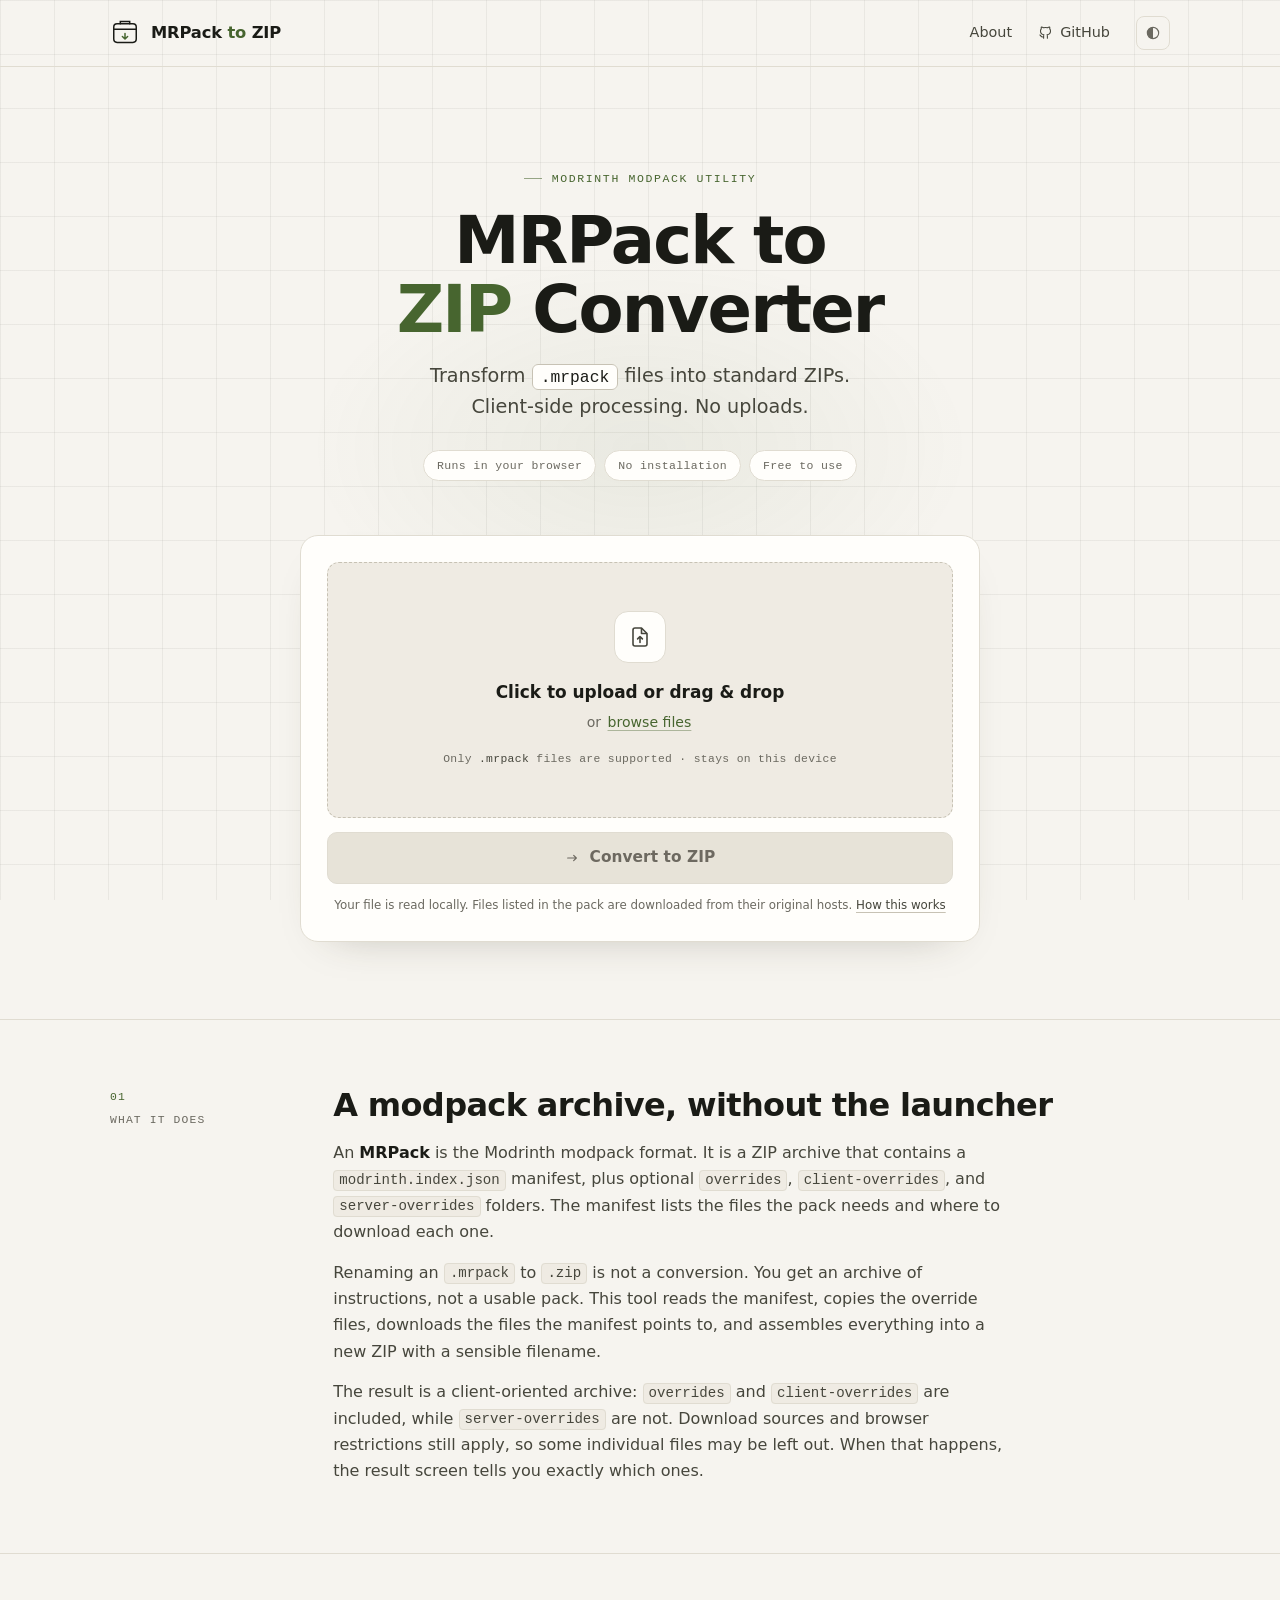
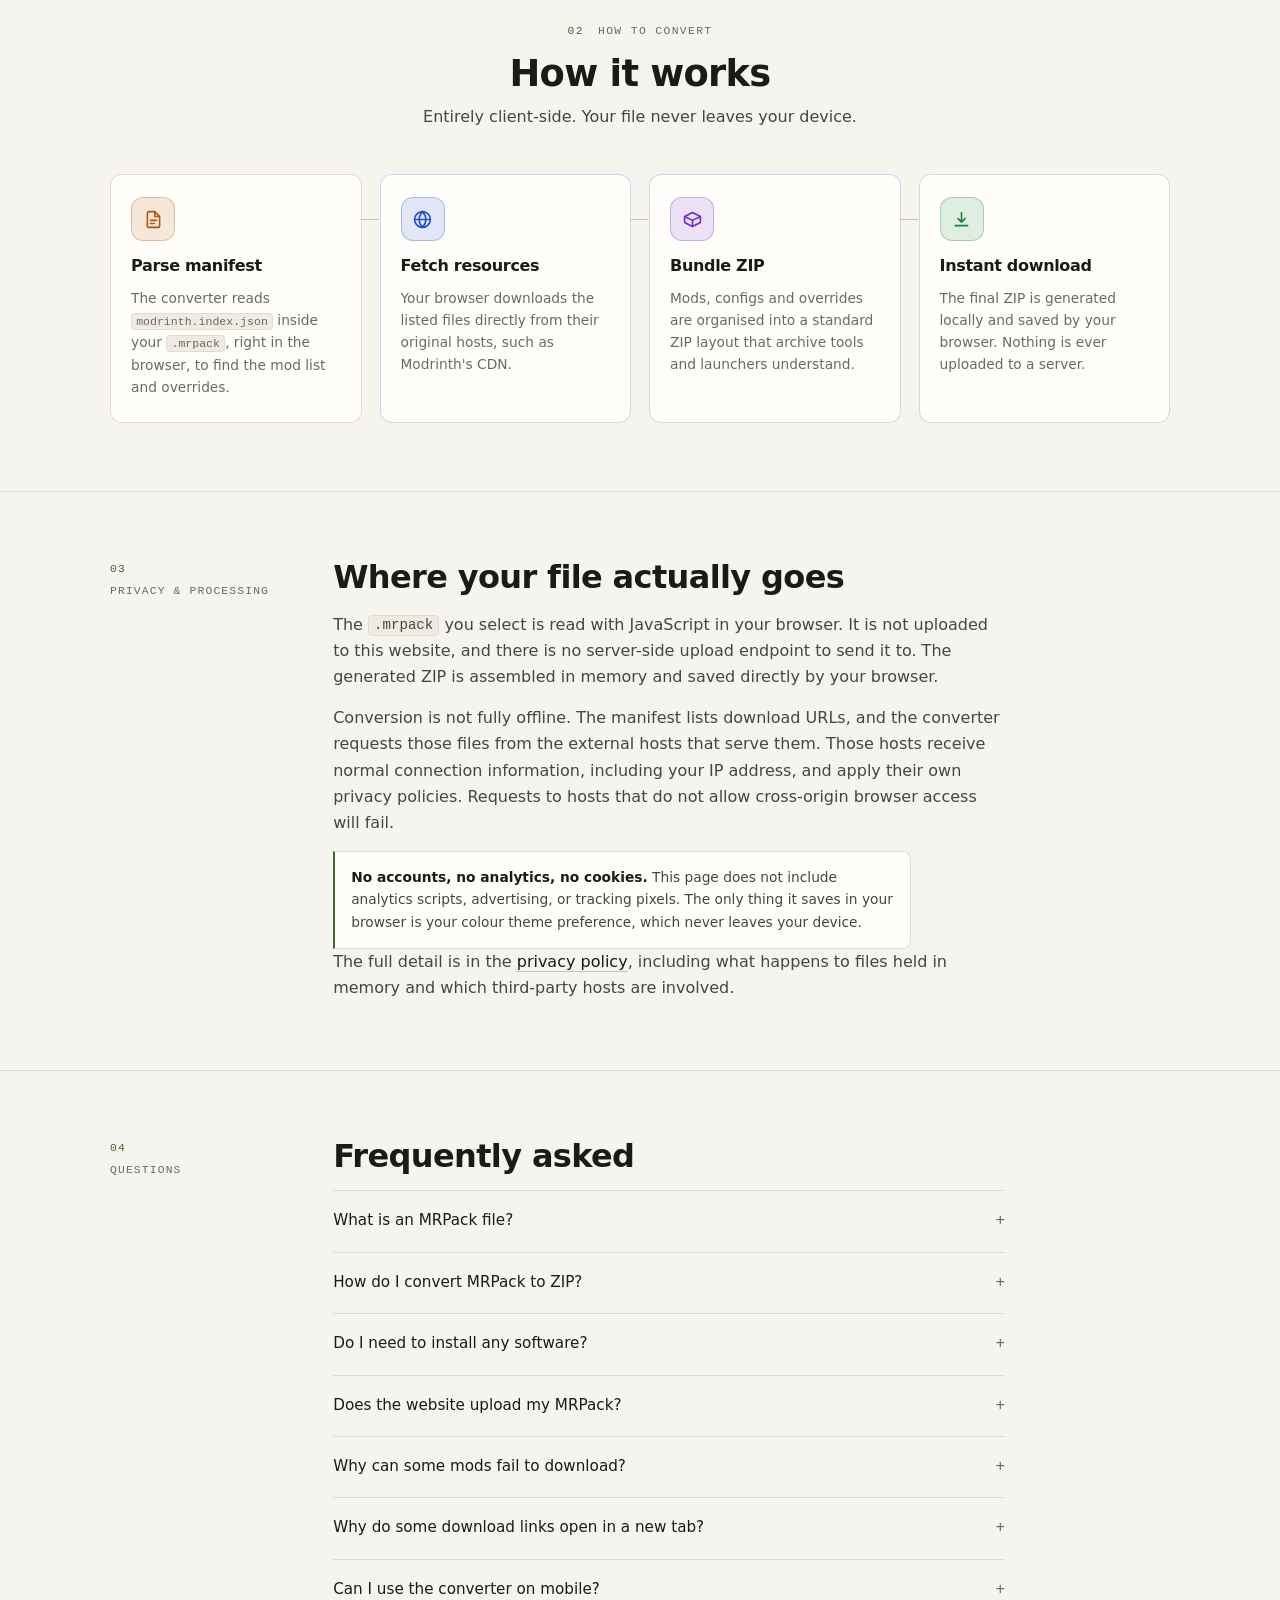
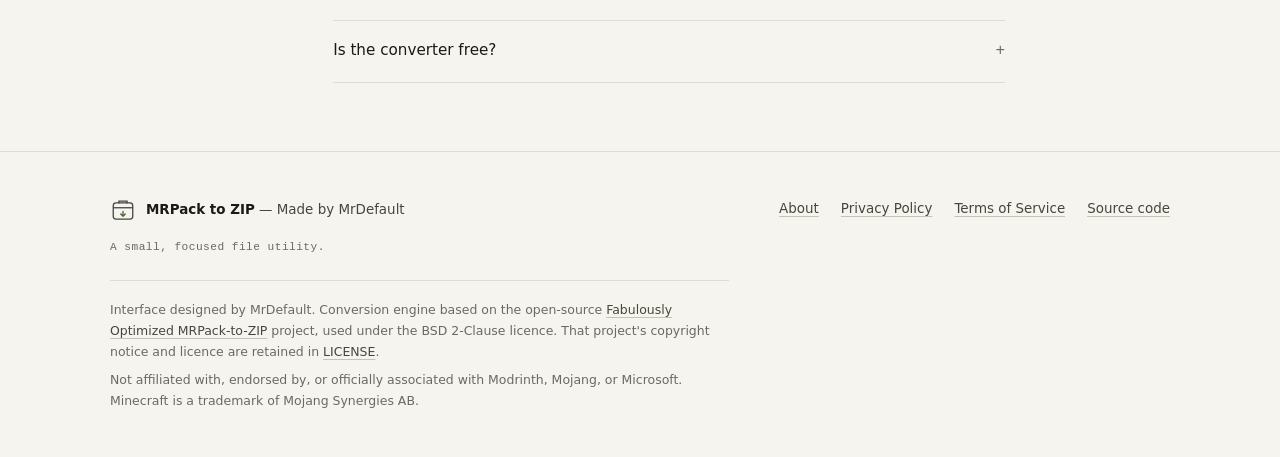
<file: index.html>
<!DOCTYPE html>
<html lang="en">
<head>
	<meta charset="utf-8">
	<meta name="viewport" content="width=device-width, initial-scale=1">

	<title>MRPack to ZIP Converter — Convert Modrinth Packs Online | MrDefault</title>
	<meta name="description" content="Convert .mrpack to ZIP free and online. This Modrinth pack converter runs fully in your browser — no upload, no install. Drop your file, get a ZIP instantly.">
	<meta name="author" content="MrDefault">
	<meta name="robots" content="index, follow, max-image-preview:large, max-snippet:-1">
	<meta name="keywords" content="mrpack to zip, mrpack to zip converter, convert mrpack to zip, mrpack converter, modrinth pack to zip, modrinth modpack converter, mrpack to zip online, convert modrinth modpack to zip, how to convert mrpack to zip, open mrpack file, modrinth mrpack, free mrpack converter">
	<meta name="theme-color" content="#0a0a0b">
	<meta name="color-scheme" content="dark light">

	<!-- Sets the colour theme before the first paint, so the page never flashes
	     the wrong palette. Preference is stored locally; see privacy.html. -->
	<script src="assets/js/theme.js"></script>
	<script src="assets/js/reveal.js"></script>

	<link rel="canonical" href="https://mrpack-to-zip-ten.vercel.app/">
	<link rel="icon" href="assets/img/favicon.svg" type="image/svg+xml">
	<link rel="apple-touch-icon" href="assets/img/apple-touch-icon.png">
	<link rel="stylesheet" href="assets/css/site.css">

	<meta property="og:type" content="website">
	<meta property="og:site_name" content="MRPack to ZIP">
	<meta property="og:title" content="MRPack to ZIP Converter — Convert Modrinth Packs Online">
	<meta property="og:description" content="Convert .mrpack to ZIP free and online. This Modrinth pack converter runs fully in your browser — no upload, no install.">
	<meta property="og:url" content="https://mrpack-to-zip-ten.vercel.app/">
	<meta property="og:image" content="https://mrpack-to-zip-ten.vercel.app/assets/img/og-image.png">
	<meta property="og:image:width" content="1200">
	<meta property="og:image:height" content="630">
	<meta property="og:image:alt" content="MRPack to ZIP, a browser-based modpack converter made by MrDefault">

	<meta name="twitter:card" content="summary_large_image">
	<meta name="twitter:title" content="MRPack to ZIP Converter — Convert Modrinth Packs Online">
	<meta name="twitter:description" content="Convert .mrpack to ZIP free and online. This Modrinth pack converter runs fully in your browser — no upload, no install.">
	<meta name="twitter:image" content="https://mrpack-to-zip-ten.vercel.app/assets/img/og-image.png">

	<script type="application/ld+json">
	{
		"@context": "https://schema.org",
		"@type": "WebApplication",
		"name": "MRPack to ZIP",
		"url": "https://mrpack-to-zip-ten.vercel.app/",
		"description": "A free browser-based converter that turns a Modrinth .mrpack modpack file into a plain ZIP archive.",
		"applicationCategory": "UtilitiesApplication",
		"operatingSystem": "Any device with a modern web browser",
		"browserRequirements": "Requires JavaScript and a browser with File, Blob and fetch support",
		"isAccessibleForFree": true,
		"offers": {
			"@type": "Offer",
			"price": "0",
			"priceCurrency": "USD"
		},
		"author": {
			"@type": "Person",
			"name": "MrDefault"
		},
		"featureList": [
			"Convert a local .mrpack file into a .zip archive",
			"Runs in the browser without installation",
			"Preserves pack overrides and client overrides"
		],
		"keywords": "mrpack to zip, mrpack to zip converter, convert mrpack to zip, mrpack converter, modrinth pack to zip, modrinth modpack converter",
		"sameAs": [
			"https://github.com/MrDefault7/mrpack-to-zip"
		],
		"image": "https://mrpack-to-zip-ten.vercel.app/assets/img/og-image.png"
	}
	</script>

	<!-- Answers the questions people actually search (FAQ rich result markup).
	     Every answer mirrors the visible FAQ text below. -->
	<script type="application/ld+json">
	{
		"@context": "https://schema.org",
		"@type": "FAQPage",
		"mainEntity": [
			{
				"@type": "Question",
				"name": "What is an MRPack file?",
				"acceptedAnswer": {
					"@type": "Answer",
					"text": "MRPack is Modrinth's modpack format. It is a ZIP archive containing a modrinth.index.json manifest, optional override folders, and optionally some bundled files. Launchers use the manifest to fetch the rest of the pack."
				}
			},
			{
				"@type": "Question",
				"name": "How do I convert MRPack to ZIP?",
				"acceptedAnswer": {
					"@type": "Answer",
					"text": "Select your .mrpack file above, press Convert to ZIP, and wait for the downloads and archive build to finish. The finished ZIP is saved to your downloads folder. Nothing needs to be installed."
				}
			},
			{
				"@type": "Question",
				"name": "Do I need to install any software?",
				"acceptedAnswer": {
					"@type": "Answer",
					"text": "No. The converter runs entirely in a modern browser. There is no desktop app, extension, command line tool, or account."
				}
			},
			{
				"@type": "Question",
				"name": "Does the website upload my MRPack?",
				"acceptedAnswer": {
					"@type": "Answer",
					"text": "No. The selected file is read in your browser and never sent to this site's server. The converter does make outbound requests for the files listed in the manifest, because those files have to come from somewhere. Those requests go to external download hosts, not to us."
				}
			},
			{
				"@type": "Question",
				"name": "Why can some mods fail to download?",
				"acceptedAnswer": {
					"@type": "Answer",
					"text": "A manifest entry can point to a link that has expired, been removed, or is temporarily unavailable. It can also point to a host that does not permit cross-origin requests from a browser. In those cases the file cannot be read into the ZIP, and the result screen lists it as missing."
				}
			},
			{
				"@type": "Question",
				"name": "Why do some download links open in a new tab?",
				"acceptedAnswer": {
					"@type": "Answer",
					"text": "Files hosted on GitHub are handled that way. GitHub's release download endpoints do not allow browser scripts to read their responses, so the converter cannot put them inside the archive. Instead it opens the link so you can download the file yourself, then move it into the matching folder in the ZIP. GitHub-hosted entries are reported after conversion."
				}
			},
			{
				"@type": "Question",
				"name": "Can I use the converter on mobile?",
				"acceptedAnswer": {
					"@type": "Answer",
					"text": "Yes. The interface works on current mobile browsers and adapts down to small phones. Large packs consume a lot of memory, though, and mobile browsers are quicker to run out of it. If a large pack fails on a phone, try a desktop browser."
				}
			},
			{
				"@type": "Question",
				"name": "Is the converter free?",
				"acceptedAnswer": {
					"@type": "Answer",
					"text": "Yes. There is no charge, no account, and no paid tier. The conversion engine is open source and the interface is a separate design by MrDefault."
				}
			}
		]
	}
	</script>

	<!-- How-to markup mirroring the visible instructions on this page. -->
	<script type="application/ld+json">
	{
		"@context": "https://schema.org",
		"@type": "HowTo",
		"name": "How to convert an MRPack to ZIP",
		"description": "Convert a Modrinth .mrpack modpack into a standard ZIP archive directly in your browser.",
		"url": "https://mrpack-to-zip-ten.vercel.app/",
		"step": [
			{
				"@type": "HowToStep",
				"name": "Select your .mrpack file",
				"text": "Drop your .mrpack file onto the converter or click to browse. The archive and its manifest are checked before anything is downloaded."
			},
			{
				"@type": "HowToStep",
				"name": "Press Convert to ZIP",
				"text": "The converter reads modrinth.index.json and downloads the listed files from their original hosts. Progress is measured in bytes."
			},
			{
				"@type": "HowToStep",
				"name": "Download the ZIP",
				"text": "Wait for the downloads and archive build to finish. The finished ZIP is saved to your downloads folder, with warnings listed for anything skipped."
			}
		]
	}
	</script>
</head>
<body>

<a class="skip-link" href="#converter">Skip to the converter</a>

<header class="site-header">
	<div class="container">
		<a class="brand" href="./" aria-label="MRPack to ZIP — home">
			<svg class="brand-mark" viewBox="0 0 32 32" fill="none" aria-hidden="true">
				<rect x="4" y="6" width="24" height="20" rx="3.5" stroke="currentColor" stroke-width="1.6"/>
				<path d="M4 12h24" stroke="currentColor" stroke-width="1.6"/>
				<path d="M11 6V3.8h10V6" stroke="currentColor" stroke-width="1.6" stroke-linecap="round"/>					<path class="mark-accent" d="M16 16.5v6m0 0 2.8-2.8M16 22.5l-2.8-2.8" stroke-width="1.6" stroke-linecap="round" stroke-linejoin="round"/>
				</svg>
				<span class="wordmark-sub">MRPack <span>to</span> ZIP</span>
		</a>

		<nav class="site-nav" aria-label="Primary">
			<a href="#about">About</a>
			<a class="nav-source" href="https://github.com/MrDefault7/mrpack-to-zip" rel="noopener">
				<svg viewBox="0 0 24 24" fill="none" stroke="currentColor" stroke-width="1.7" aria-hidden="true">
					<path d="M9 19c-4.3 1.4-4.3-2.5-6-3m12 5v-3.5c0-1 .1-1.4-.5-2 2.8-.3 5.5-1.4 5.5-6a4.6 4.6 0 0 0-1.3-3.2 4.2 4.2 0 0 0-.1-3.2s-1.1-.3-3.5 1.3a12.3 12.3 0 0 0-6.2 0C6.5 2.8 5.4 3.1 5.4 3.1a4.2 4.2 0 0 0-.1 3.2A4.6 4.6 0 0 0 4 9.5c0 4.6 2.7 5.7 5.5 6-.6.6-.6 1.2-.5 2V21" stroke-linecap="round" stroke-linejoin="round"/>
				</svg>
				<span class="nav-label">GitHub</span>
			</a>
			<button type="button" class="theme-toggle" id="theme-toggle" title="Colour theme: System">
				<svg class="theme-icon theme-icon-system" viewBox="0 0 24 24" fill="none" stroke="currentColor" stroke-width="1.7" aria-hidden="true">
					<circle cx="12" cy="12" r="8.5"/>
					<path d="M12 3.5a8.5 8.5 0 0 0 0 17z" fill="currentColor" stroke="none"/>
				</svg>
				<svg class="theme-icon theme-icon-light" viewBox="0 0 24 24" fill="none" stroke="currentColor" stroke-width="1.7" aria-hidden="true">
					<circle cx="12" cy="12" r="4.2"/>
					<path d="M12 2.5v2.2M12 19.3v2.2M2.5 12h2.2M19.3 12h2.2M5.3 5.3l1.6 1.6M17.1 17.1l1.6 1.6M18.7 5.3l-1.6 1.6M6.9 17.1l-1.6 1.6" stroke-linecap="round"/>
				</svg>
				<svg class="theme-icon theme-icon-dark" viewBox="0 0 24 24" fill="none" stroke="currentColor" stroke-width="1.7" aria-hidden="true">
					<path d="M20 14.2A8.4 8.4 0 0 1 9.8 4a8.5 8.5 0 1 0 10.2 10.2z" stroke-linecap="round" stroke-linejoin="round"/>
				</svg>
			</button>
		</nav>
	</div>
</header>

<main>

	<section class="hero">
		<div class="container hero-grid">

			<div class="hero-copy">
				<p class="eyebrow">Modrinth modpack utility</p>
				<h1>MRPack to <span class="hero-mark">ZIP</span> Converter</h1>
				<p class="hero-lede">
					Transform <code>.mrpack</code> files into standard ZIPs.<br>
					Client-side processing. No uploads.
				</p>
				<p class="hero-notes">
					<span>Runs in your browser</span>
					<span>No installation</span>
					<span>Free to use</span>
				</p>
			</div>

			<div class="converter" id="converter">
				<div class="dropzone" id="dropzone">
					<span class="dz-badge" aria-hidden="true">
						<svg class="dropzone-icon" viewBox="0 0 24 24" fill="none" stroke="currentColor" stroke-width="1.6" aria-hidden="true">
							<path d="M13.5 3H7a2 2 0 0 0-2 2v14a2 2 0 0 0 2 2h10a2 2 0 0 0 2-2V8.5z" stroke-linejoin="round"/>
							<path d="M13.5 3v5.5H19" stroke-linejoin="round"/>
							<path d="M12 17.5v-6m0 0-2.4 2.4M12 11.5l2.4 2.4" stroke-linecap="round" stroke-linejoin="round"/>
						</svg>
					</span>
					<p class="dz-title" id="dropzone-title">Click to upload or drag &amp; drop</p>
					<p class="dz-sub">or <button type="button" class="textbutton" id="browse-button">browse files</button></p>
					<p class="dz-note">Only <strong>.mrpack</strong> files are supported · stays on this device</p>

					<!-- Hidden input, driven by the drop zone and the browse button, which
					     is the accessible control in the tab order. -->
					<input
						id="file-input"
						class="visually-hidden"
						type="file"
						name="mrpack"
						tabindex="-1"
						accept=".mrpack,application/x-modrinth-modpack+zip,application/zip"
						onchange="updateFileName()">
				</div>

				<div class="filebox" id="filebox">
					<div class="filebox-top">
						<svg class="filebox-glyph" viewBox="0 0 34 40" fill="none" stroke="currentColor" stroke-width="1.4" aria-hidden="true">
							<path d="M6.5 1.5h14l7 7v30h-21z" stroke-linejoin="round"/>
							<path d="M20.5 1.5v7h7" stroke-linejoin="round"/>
							<path d="M11 17h12M11 22h12M11 27h7" stroke-linecap="round"/>
						</svg>
						<div class="filebox-id">
							<span id="file-name" class="filebox-name">No file selected</span>
							<p class="filebox-meta">
								<span id="file-size">—</span>
								<span id="file-type">MRPack archive</span>
								<span><span class="status-dot" id="validation-dot" aria-hidden="true"></span><span id="validation-text">Awaiting a file</span></span>
							</p>
						</div>
						<div class="filebox-actions">
							<button type="button" class="iconbutton" id="replace-file">
								<svg viewBox="0 0 24 24" fill="none" stroke="currentColor" stroke-width="1.8" aria-hidden="true">
									<path d="M4 7h9M4 7l3-3M4 7l3 3" stroke-linecap="round" stroke-linejoin="round"/>
									<path d="M20 17h-9m9 0-3-3m3 3-3 3" stroke-linecap="round" stroke-linejoin="round"/>
								</svg>
								Replace
							</button>
							<button type="button" class="iconbutton" id="remove-file">
								<svg viewBox="0 0 24 24" fill="none" stroke="currentColor" stroke-width="1.8" aria-hidden="true">
									<path d="M5 7h14M9 7V5h6v2M7 7l1 13h8l1-13" stroke-linecap="round" stroke-linejoin="round"/>
								</svg>
								Remove
							</button>
						</div>
					</div>
					<p class="filebox-summary" id="file-summary"></p>
					<p class="filebox-summary filebox-warning" id="file-warning" hidden></p>
				</div>

				<button type="button" class="button-primary" id="convert-button" onclick="downloadLocalButton()" disabled>
					<span class="spinner" id="convert-spinner" hidden></span>
					<svg id="convert-icon" viewBox="0 0 24 24" fill="none" stroke="currentColor" stroke-width="1.8" aria-hidden="true">
						<path d="M4 12h13m0 0-4-4m4 4-4 4" stroke-linecap="round" stroke-linejoin="round"/>
					</svg>
					<span id="convert-label">Convert to ZIP</span>
				</button>

				<section class="status-panel" id="loading-modal" aria-label="Conversion progress">
					<div class="status-head">
						<span class="spinner" id="status-spinner" aria-hidden="true"></span>
						<p class="status-title" id="status-title">Converting pack</p>
					</div>
					<p class="status-stage" id="status-stage" role="status" aria-live="polite">Preparing…</p>
					<div class="progress-wrap">
						<progress class="progress" id="loading-progress" max="100" value="0" aria-label="Conversion progress">0%</progress>
						<p class="progress-meta">
							<span id="progress-count"></span>
							<span id="progress-percent"></span>
						</p>
					</div>
				</section>

				<section class="result result-success" id="success-panel" aria-label="Conversion result">
					<div class="result-head">
						<svg viewBox="0 0 24 24" fill="none" stroke="currentColor" stroke-width="1.8" aria-hidden="true">
							<circle cx="12" cy="12" r="9"/>
							<path d="m8 12.2 2.7 2.8L16 9.5" stroke-linecap="round" stroke-linejoin="round"/>
						</svg>
						<h2 class="result-title" id="success-title">ZIP created</h2>
					</div>
					<p class="result-text" id="success-text"></p>
					<p class="result-file" id="success-file"></p>
					<ul class="result-warnings" id="success-warnings"></ul>
					<div class="result-actions">
						<button type="button" class="button-primary" id="download-zip">
							<svg viewBox="0 0 24 24" fill="none" stroke="currentColor" stroke-width="1.8" aria-hidden="true">
								<path d="M12 4v11m0 0 4-4m-4 4-4-4" stroke-linecap="round" stroke-linejoin="round"/>
								<path d="M5 19h14" stroke-linecap="round"/>
							</svg>
							Download ZIP
						</button>
						<button type="button" class="button-quiet" id="convert-another">Convert another file</button>
					</div>
				</section>

				<section class="result result-error" id="error-panel" role="alert" aria-label="Conversion error">
					<div class="result-head">
						<svg viewBox="0 0 24 24" fill="none" stroke="currentColor" stroke-width="1.8" aria-hidden="true">
							<circle cx="12" cy="12" r="9"/>
							<path d="M12 7.5v5.5m0 3.2v.3" stroke-linecap="round"/>
						</svg>
						<h2 class="result-title" id="error-title">Something went wrong</h2>
					</div>
					<p class="result-text" id="error-text"></p>
					<details class="result-details" id="error-details">
						<summary>Technical details</summary>
						<pre id="error-detail"></pre>
					</details>
				</section>

				<p class="converter-foot">
					Your file is read locally. Files listed in the pack are downloaded from
					their original hosts. <a href="#privacy">How this works</a>
				</p>
			</div>

		</div>
	</section>

	<section class="section" id="about">
		<div class="container section-grid" data-reveal>
			<p class="section-aside"><span class="index">01</span><span>What it does</span></p>
			<div class="section-body">
				<h2>A modpack archive, without the launcher</h2>
				<p>
					An <strong>MRPack</strong> is the Modrinth modpack format. It is a ZIP archive that
					contains a <code>modrinth.index.json</code> manifest, plus optional
					<code>overrides</code>, <code>client-overrides</code>, and
					<code>server-overrides</code> folders. The manifest lists the files the pack needs
					and where to download each one.
				</p>
				<p>
					Renaming an <code>.mrpack</code> to <code>.zip</code> is not a conversion. You get an
					archive of instructions, not a usable pack. This tool reads the manifest, copies the
					override files, downloads the files the manifest points to, and assembles everything
					into a new ZIP with a sensible filename.
				</p>
				<p>
					The result is a client-oriented archive: <code>overrides</code> and
					<code>client-overrides</code> are included, while <code>server-overrides</code> are
					not. Download sources and browser restrictions still apply, so some individual files
					may be left out. When that happens, the result screen tells you exactly which ones.
				</p>
			</div>
		</div>
	</section>

	<section class="section section-steps" id="how-to">
		<div class="container">
			<header class="section-head" data-reveal>
				<p class="section-kicker"><span class="index">02</span> How to convert</p>
				<h2>How it works</h2>
				<p class="section-sub">Entirely client-side. Your file never leaves your device.</p>
			</header>
			<ol class="steps">
				<li class="step-card step-parse" data-reveal style="--reveal-delay: 0ms">
					<span class="step-badge" aria-hidden="true">
						<svg viewBox="0 0 24 24" fill="none" stroke="currentColor" stroke-width="1.8">
							<path d="M13.5 3H7a2 2 0 0 0-2 2v14a2 2 0 0 0 2 2h10a2 2 0 0 0 2-2V8.5z" stroke-linejoin="round"/>
							<path d="M13.5 3v5.5H19" stroke-linejoin="round"/>
							<path d="M8.5 13h7M8.5 16.5h4.5" stroke-linecap="round"/>
						</svg>
					</span>
					<h3 class="step-title">Parse manifest</h3>
					<span class="step-text">The converter reads <code>modrinth.index.json</code> inside your <code>.mrpack</code>, right in the browser, to find the mod list and overrides.</span>
				</li>
				<li class="step-card step-fetch" data-reveal style="--reveal-delay: 90ms">
					<span class="step-badge" aria-hidden="true">
						<svg viewBox="0 0 24 24" fill="none" stroke="currentColor" stroke-width="1.8">
							<circle cx="12" cy="12" r="9"/>
							<path d="M3 12h18M12 3c2.5 2.6 3.8 5.7 3.8 9S14.5 18.4 12 21c-2.5-2.6-3.8-5.7-3.8-9S9.5 5.6 12 3z"/>
						</svg>
					</span>
					<h3 class="step-title">Fetch resources</h3>
					<span class="step-text">Your browser downloads the listed files directly from their original hosts, such as Modrinth's CDN.</span>
				</li>
				<li class="step-card step-bundle" data-reveal style="--reveal-delay: 180ms">
					<span class="step-badge" aria-hidden="true">
						<svg viewBox="0 0 24 24" fill="none" stroke="currentColor" stroke-width="1.8">
							<path d="M21 8.5 12 4 3 8.5v7L12 20l9-4.5z" stroke-linejoin="round"/>
							<path d="M3 8.5 12 13l9-4.5M12 13v7" stroke-linejoin="round"/>
						</svg>
					</span>
					<h3 class="step-title">Bundle ZIP</h3>
					<span class="step-text">Mods, configs and overrides are organised into a standard ZIP layout that archive tools and launchers understand.</span>
				</li>
				<li class="step-card step-download" data-reveal style="--reveal-delay: 270ms">
					<span class="step-badge" aria-hidden="true">
						<svg viewBox="0 0 24 24" fill="none" stroke="currentColor" stroke-width="1.8">
							<path d="M12 4v11m0 0 4-4m-4 4-4-4" stroke-linecap="round" stroke-linejoin="round"/>
							<path d="M5 19h14" stroke-linecap="round"/>
						</svg>
					</span>
					<h3 class="step-title">Instant download</h3>
					<span class="step-text">The final ZIP is generated locally and saved by your browser. Nothing is ever uploaded to a server.</span>
				</li>
			</ol>
		</div>
	</section>

	<section class="section" id="privacy">
		<div class="container section-grid" data-reveal>
			<p class="section-aside"><span class="index">03</span><span>Privacy &amp; processing</span></p>
			<div class="section-body">
				<h2>Where your file actually goes</h2>
				<p>
					The <code>.mrpack</code> you select is read with JavaScript in your browser. It is not
					uploaded to this website, and there is no server-side upload endpoint to send it to.
					The generated ZIP is assembled in memory and saved directly by your browser.
				</p>
				<p>
					Conversion is not fully offline. The manifest lists download URLs, and the converter
					requests those files from the external hosts that serve them. Those hosts receive
					normal connection information, including your IP address, and apply their own privacy
					policies. Requests to hosts that do not allow cross-origin browser access will fail.
				</p>
				<div class="callout">
					<strong>No accounts, no analytics, no cookies.</strong> This page does not include
					analytics scripts, advertising, or tracking pixels. The only thing it saves in your
					browser is your colour theme preference, which never leaves your device.
				</div>
				<p>
					The full detail is in the <a href="privacy.html">privacy policy</a>, including what
					happens to files held in memory and which third-party hosts are involved.
				</p>
			</div>
		</div>
	</section>

	<section class="section" id="faq">
		<div class="container section-grid" data-reveal>
			<p class="section-aside"><span class="index">04</span><span>Questions</span></p>
			<div class="section-body">
				<h2>Frequently asked</h2>
				<div class="faq">
					<details>
						<summary>What is an MRPack file?</summary>
						<div class="faq-answer">
							<p>MRPack is Modrinth's modpack format. It is a ZIP archive containing a
							<code>modrinth.index.json</code> manifest, optional override folders, and
							optionally some bundled files. Launchers use the manifest to fetch the rest of
							the pack.</p>
						</div>
					</details>
					<details>
						<summary>How do I convert MRPack to ZIP?</summary>
						<div class="faq-answer">
							<p>Select your <code>.mrpack</code> file above, press <em>Convert to ZIP</em>, and
							wait for the downloads and archive build to finish. The finished ZIP is saved to
							your downloads folder. Nothing needs to be installed.</p>
						</div>
					</details>
					<details>
						<summary>Do I need to install any software?</summary>
						<div class="faq-answer">
							<p>No. The converter runs entirely in a modern browser. There is no desktop app,
							extension, command line tool, or account.</p>
						</div>
					</details>
					<details>
						<summary>Does the website upload my MRPack?</summary>
						<div class="faq-answer">
							<p>No. The selected file is read in your browser and never sent to this site's
							server. The converter does make outbound requests for the files listed in the
							manifest, because those files have to come from somewhere. Those requests go to
							external download hosts, not to us.</p>
						</div>
					</details>
					<details>
						<summary>Why can some mods fail to download?</summary>
						<div class="faq-answer">
							<p>A manifest entry can point to a link that has expired, been removed, or is
							temporarily unavailable. It can also point to a host that does not permit
							cross-origin requests from a browser. In those cases the file cannot be read
							into the ZIP, and the result screen lists it as missing.</p>
						</div>
					</details>
					<details>
						<summary>Why do some download links open in a new tab?</summary>
						<div class="faq-answer">
							<p>Files hosted on GitHub are handled that way. GitHub's release download
							endpoints do not allow browser scripts to read their responses, so the converter
							cannot put them inside the archive. Instead it opens the link so you can download
							the file yourself, then move it into the matching folder in the ZIP. GitHub-hosted
							entries are reported after conversion.</p>
						</div>
					</details>
					<details>
						<summary>Can I use the converter on mobile?</summary>
						<div class="faq-answer">
							<p>Yes. The interface works on current mobile browsers and adapts down to small
							phones. Large packs consume a lot of memory, though, and mobile browsers are
							quicker to run out of it. If a large pack fails on a phone, try a desktop
							browser.</p>
						</div>
					</details>
					<details>
						<summary>Is the converter free?</summary>
						<div class="faq-answer">
							<p>Yes. There is no charge, no account, and no paid tier. The conversion engine
							is open source and the interface is a separate design by MrDefault.</p>
						</div>
					</details>
				</div>
			</div>
		</div>
	</section>

</main>

<footer class="site-footer">
	<div class="container">
		<div class="footer-top">
			<div>
				<p class="footer-brand">
					<svg class="brand-mark" viewBox="0 0 32 32" fill="none" aria-hidden="true">
						<rect x="4" y="6" width="24" height="20" rx="3.5" stroke="currentColor" stroke-width="1.6"/>
						<path d="M4 12h24" stroke="currentColor" stroke-width="1.6"/>
						<path d="M11 6V3.8h10V6" stroke="currentColor" stroke-width="1.6" stroke-linecap="round"/>
						<path class="mark-accent" d="M16 16.5v6m0 0 2.8-2.8M16 22.5l-2.8-2.8" stroke-width="1.6" stroke-linecap="round" stroke-linejoin="round"/>
					</svg>
					<span><strong>MRPack to ZIP</strong> — Made by MrDefault</span>
				</p>
				<p class="footer-note">A small, focused file utility.</p>
			</div>
			<nav class="footer-links" aria-label="Footer">
				<a href="#about">About</a>
				<a href="privacy.html">Privacy Policy</a>
				<a href="terms.html">Terms of Service</a>
				<a href="https://github.com/MrDefault7/mrpack-to-zip" rel="noopener">Source code</a>
			</nav>
		</div>

		<div class="footer-legal">
			<p>
				Interface designed by MrDefault. Conversion engine based on the open-source
				<a href="https://github.com/Fabulously-Optimized/mrpack-to-zip" rel="noopener">Fabulously Optimized MRPack-to-ZIP</a>
				project, used under the BSD 2-Clause licence. That project's copyright notice and
				licence are retained in <a href="LICENSE">LICENSE</a>.
			</p>
			<p>
				Not affiliated with, endorsed by, or officially associated with Modrinth, Mojang, or
				Microsoft. Minecraft is a trademark of Mojang Synergies AB.
			</p>
		</div>
	</div>
</footer>

<script src="assets/js/FileSaver.min.js"></script>
<script src="assets/js/jszip.min.js"></script>
<script src="assets/js/converter.js"></script>
<script src="assets/js/ui.js"></script>

</body>
</html>
</file>
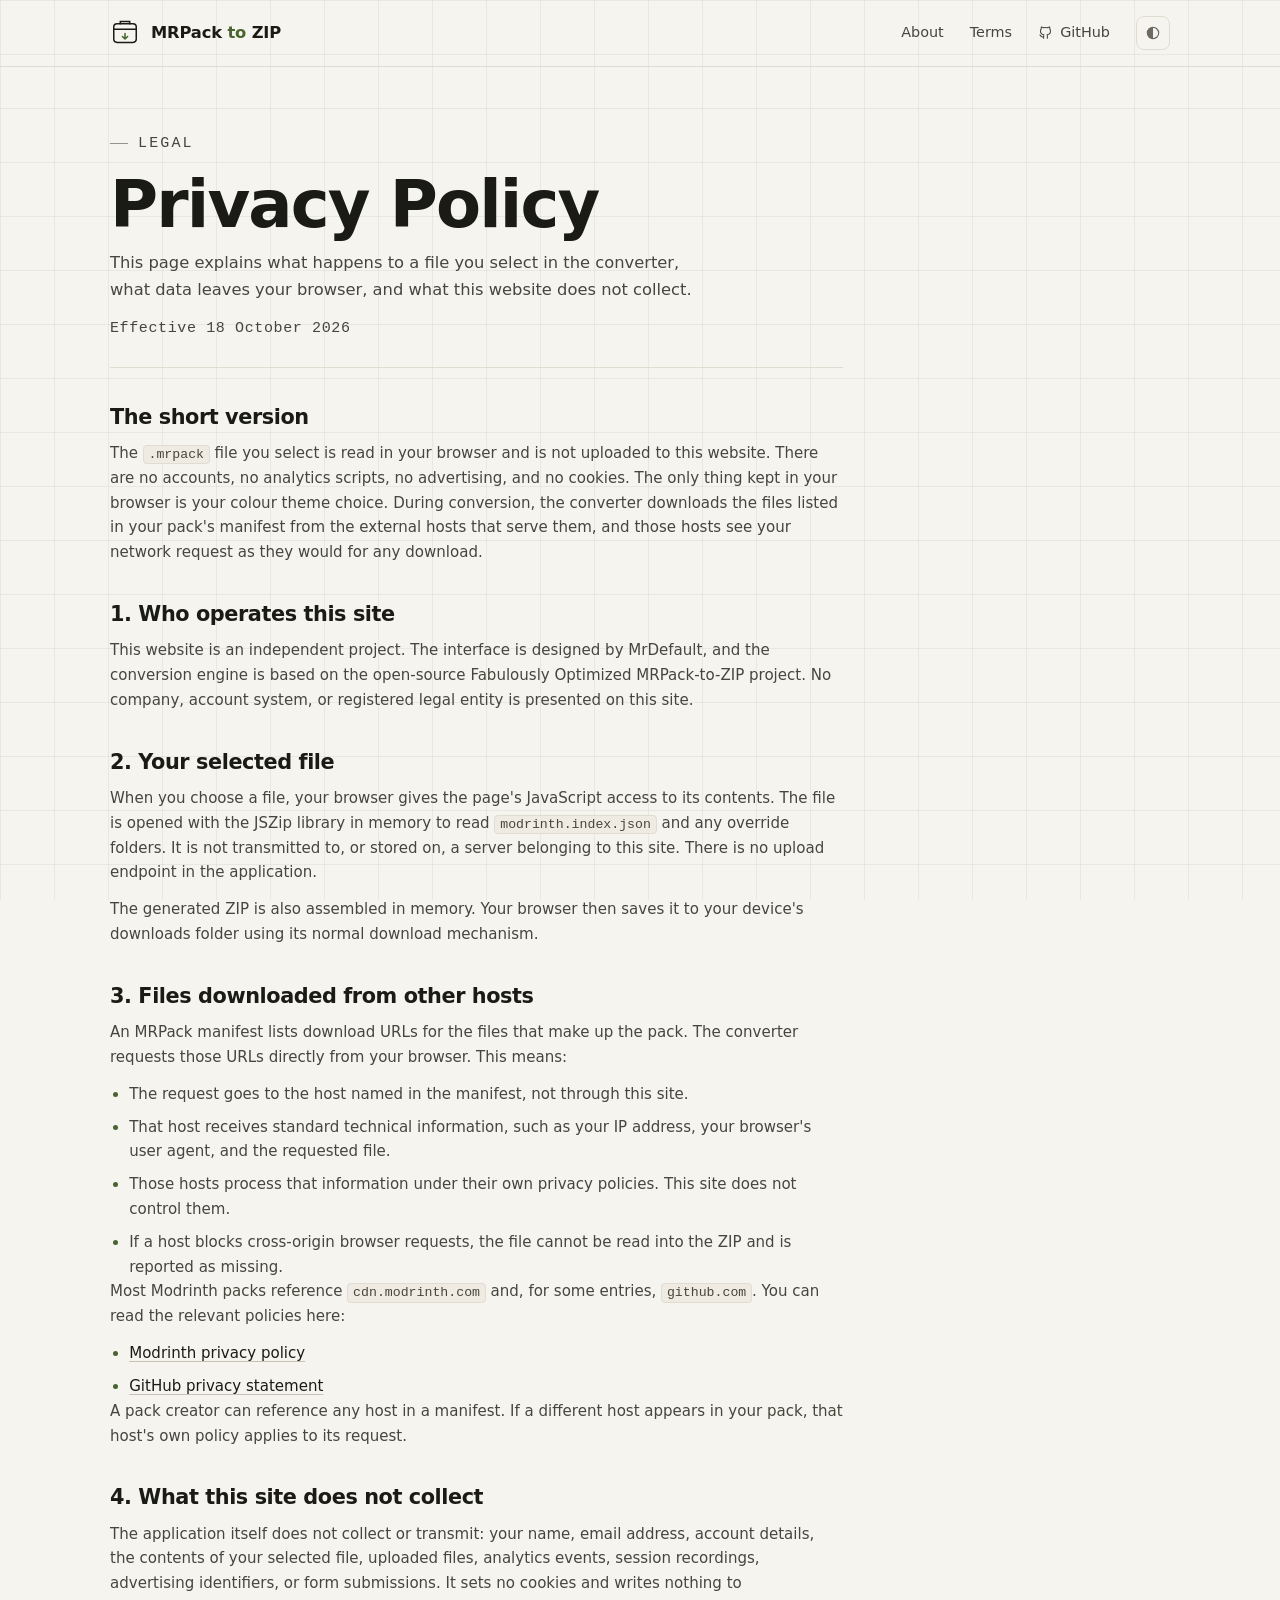
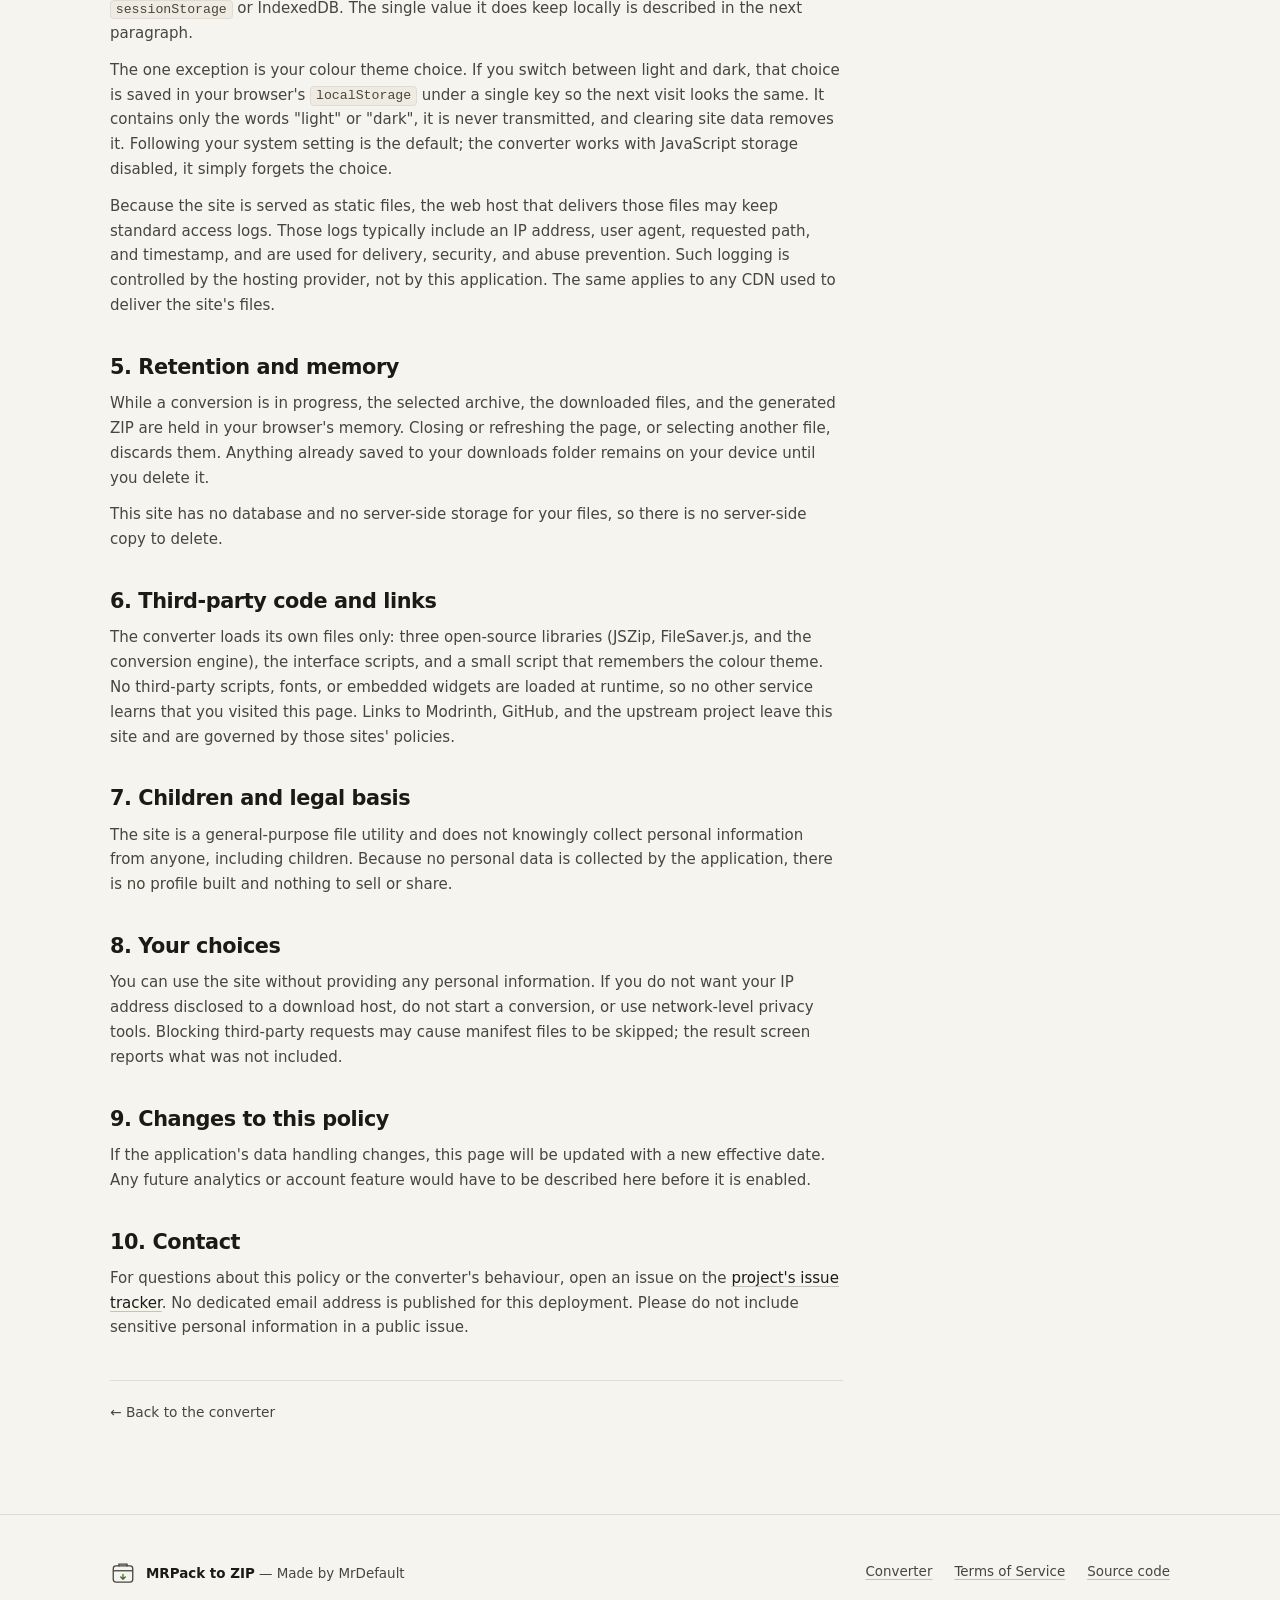
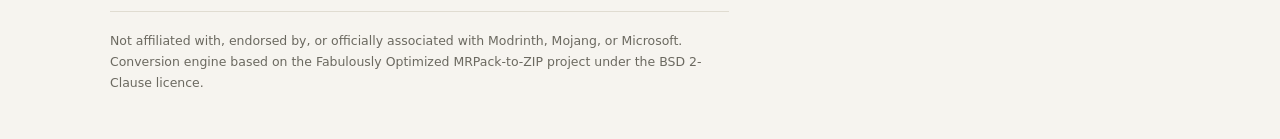
<file: privacy.html>
<!DOCTYPE html>
<html lang="en">
<head>
	<meta charset="utf-8">
	<meta name="viewport" content="width=device-width, initial-scale=1">

	<title>Privacy Policy — MRPack to ZIP | MrDefault</title>
	<meta name="description" content="How the MRPack to ZIP converter handles your file, what leaves your browser, and what this site does not collect. No analytics, cookies, or accounts.">
	<meta name="author" content="MrDefault">
	<meta name="robots" content="index, follow, max-image-preview:large">
	<meta name="keywords" content="mrpack to zip privacy, mrpack converter privacy, modrinth pack converter, mrpack converter no upload, browser modpack converter">
	<meta name="theme-color" content="#0a0a0b">
	<meta name="color-scheme" content="dark light">

	<script src="assets/js/theme.js"></script>
	<script src="assets/js/reveal.js"></script>

	<link rel="canonical" href="https://mrpack-to-zip-ten.vercel.app/privacy.html">
	<link rel="icon" href="assets/img/favicon.svg" type="image/svg+xml">
	<link rel="apple-touch-icon" href="assets/img/apple-touch-icon.png">
	<link rel="stylesheet" href="assets/css/site.css">

	<meta property="og:type" content="website">
	<meta property="og:site_name" content="MRPack to ZIP">
	<meta property="og:title" content="Privacy Policy — MRPack to ZIP">
	<meta property="og:description" content="How the MRPack to ZIP converter handles your file and what leaves your browser.">
	<meta property="og:url" content="https://mrpack-to-zip-ten.vercel.app/privacy.html">
	<meta property="og:image" content="https://mrpack-to-zip-ten.vercel.app/assets/img/og-image.png">
	<meta name="twitter:card" content="summary_large_image">
</head>
<body>

<a class="skip-link" href="#policy">Skip to the policy</a>

<header class="site-header">
	<div class="container">
		<a class="brand" href="./" aria-label="MRPack to ZIP — home">
			<svg class="brand-mark" viewBox="0 0 32 32" fill="none" aria-hidden="true">
				<rect x="4" y="6" width="24" height="20" rx="3.5" stroke="currentColor" stroke-width="1.6"/>
				<path d="M4 12h24" stroke="currentColor" stroke-width="1.6"/>
				<path d="M11 6V3.8h10V6" stroke="currentColor" stroke-width="1.6" stroke-linecap="round"/>
				<path class="mark-accent" d="M16 16.5v6m0 0 2.8-2.8M16 22.5l-2.8-2.8" stroke-width="1.6" stroke-linecap="round" stroke-linejoin="round"/>
			</svg>
			<span class="wordmark-sub">MRPack <span>to</span> ZIP</span>
		</a>
		<nav class="site-nav" aria-label="Primary">
			<a href="index.html#about">About</a>
			<a href="terms.html">Terms</a>
			<a class="nav-source" href="https://github.com/MrDefault7/mrpack-to-zip" rel="noopener">
				<svg viewBox="0 0 24 24" fill="none" stroke="currentColor" stroke-width="1.7" aria-hidden="true">
					<path d="M9 19c-4.3 1.4-4.3-2.5-6-3m12 5v-3.5c0-1 .1-1.4-.5-2 2.8-.3 5.5-1.4 5.5-6a4.6 4.6 0 0 0-1.3-3.2 4.2 4.2 0 0 0-.1-3.2s-1.1-.3-3.5 1.3a12.3 12.3 0 0 0-6.2 0C6.5 2.8 5.4 3.1 5.4 3.1a4.2 4.2 0 0 0-.1 3.2A4.6 4.6 0 0 0 4 9.5c0 4.6 2.7 5.7 5.5 6-.6.6-.6 1.2-.5 2V21" stroke-linecap="round" stroke-linejoin="round"/>
				</svg>
				<span class="nav-label">GitHub</span>
			</a>
			<button type="button" class="theme-toggle" id="theme-toggle" title="Colour theme: System">
				<svg class="theme-icon theme-icon-system" viewBox="0 0 24 24" fill="none" stroke="currentColor" stroke-width="1.7" aria-hidden="true">
					<circle cx="12" cy="12" r="8.5"/>
					<path d="M12 3.5a8.5 8.5 0 0 0 0 17z" fill="currentColor" stroke="none"/>
				</svg>
				<svg class="theme-icon theme-icon-light" viewBox="0 0 24 24" fill="none" stroke="currentColor" stroke-width="1.7" aria-hidden="true">
					<circle cx="12" cy="12" r="4.2"/>
					<path d="M12 2.5v2.2M12 19.3v2.2M2.5 12h2.2M19.3 12h2.2M5.3 5.3l1.6 1.6M17.1 17.1l1.6 1.6M18.7 5.3l-1.6 1.6M6.9 17.1l-1.6 1.6" stroke-linecap="round"/>
				</svg>
				<svg class="theme-icon theme-icon-dark" viewBox="0 0 24 24" fill="none" stroke="currentColor" stroke-width="1.7" aria-hidden="true">
					<path d="M20 14.2A8.4 8.4 0 0 1 9.8 4a8.5 8.5 0 1 0 10.2 10.2z" stroke-linecap="round" stroke-linejoin="round"/>
				</svg>
			</button>
		</nav>
	</div>
</header>

<main class="legal-main" id="policy">
	<div class="container">
		<article class="legal" data-reveal>
			<header class="legal-header">
				<p class="eyebrow">Legal</p>
				<h1>Privacy Policy</h1>
				<p class="legal-lede">
					This page explains what happens to a file you select in the converter, what data
					leaves your browser, and what this website does not collect.
				</p>
				<p class="legal-updated">Effective 18 October 2026</p>
			</header>

			<h2>The short version</h2>
			<p>
				The <code>.mrpack</code> file you select is read in your browser and is not uploaded to
				this website. There are no accounts, no analytics scripts, no advertising, and no
				cookies. The only thing kept in your browser is your colour theme choice. During
				conversion, the converter downloads the files listed in your pack's manifest from the
				external hosts that serve them, and those hosts see your network request as they would
				for any download.
			</p>

			<h2>1. Who operates this site</h2>
			<p>
				This website is an independent project. The interface is designed by MrDefault, and the
				conversion engine is based on the open-source Fabulously Optimized MRPack-to-ZIP
				project. No company, account system, or registered legal entity is presented on this
				site.
			</p>

			<h2>2. Your selected file</h2>
			<p>
				When you choose a file, your browser gives the page's JavaScript access to its contents.
				The file is opened with the JSZip library in memory to read
				<code>modrinth.index.json</code> and any override folders. It is not transmitted to, or
				stored on, a server belonging to this site. There is no upload endpoint in the
				application.
			</p>
			<p>
				The generated ZIP is also assembled in memory. Your browser then saves it to your
				device's downloads folder using its normal download mechanism.
			</p>

			<h2>3. Files downloaded from other hosts</h2>
			<p>
				An MRPack manifest lists download URLs for the files that make up the pack. The
				converter requests those URLs directly from your browser. This means:
			</p>
			<ul>
				<li>The request goes to the host named in the manifest, not through this site.</li>
				<li>That host receives standard technical information, such as your IP address, your browser's user agent, and the requested file.</li>
				<li>Those hosts process that information under their own privacy policies. This site does not control them.</li>
				<li>If a host blocks cross-origin browser requests, the file cannot be read into the ZIP and is reported as missing.</li>
			</ul>
			<p>
				Most Modrinth packs reference <code>cdn.modrinth.com</code> and, for some entries,
				<code>github.com</code>. You can read the relevant policies here:
			</p>
			<ul>
				<li><a href="https://modrinth.com/privacy" rel="noopener">Modrinth privacy policy</a></li>
				<li><a href="https://docs.github.com/en/site-policy/privacy-policies/github-general-privacy-statement" rel="noopener">GitHub privacy statement</a></li>
			</ul>
			<p>
				A pack creator can reference any host in a manifest. If a different host appears in
				your pack, that host's own policy applies to its request.
			</p>

			<h2>4. What this site does not collect</h2>
			<p>
				The application itself does not collect or transmit: your name, email address, account
				details, the contents of your selected file, uploaded files, analytics events, session
				recordings, advertising identifiers, or form submissions. It sets no cookies and writes
				nothing to <code>sessionStorage</code> or IndexedDB. The single value it does keep locally
				is described in the next paragraph.
		</p>
			<p>
				The one exception is your colour theme choice. If you switch between light and dark, that
				choice is saved in your browser's <code>localStorage</code> under a single key so the next
				visit looks the same. It contains only the words "light" or "dark", it is never
				transmitted, and clearing site data removes it. Following your system setting is the
				default; the converter works with JavaScript storage disabled, it simply forgets the
				choice.
			</p>
			<p>
				Because the site is served as static files, the web host that delivers those files may
				keep standard access logs. Those logs typically include an IP address, user agent,
				requested path, and timestamp, and are used for delivery, security, and abuse
				prevention. Such logging is controlled by the hosting provider, not by this
				application. The same applies to any CDN used to deliver the site's files.
			</p>

			<h2>5. Retention and memory</h2>
			<p>
				While a conversion is in progress, the selected archive, the downloaded files, and the
				generated ZIP are held in your browser's memory. Closing or refreshing the page, or
				selecting another file, discards them. Anything already saved to your downloads folder
				remains on your device until you delete it.
			</p>
			<p>
				This site has no database and no server-side storage for your files, so there is no
				server-side copy to delete.
			</p>

			<h2>6. Third-party code and links</h2>
			<p>
				The converter loads its own files only: three open-source libraries (JSZip, FileSaver.js,
				and the conversion engine), the interface scripts, and a small script that remembers the
				colour theme. No third-party scripts, fonts, or embedded widgets are loaded at runtime,
				so no other service learns that you visited this page. Links to Modrinth, GitHub, and the
				upstream project leave this site and are governed by those sites' policies.
			</p>

			<h2>7. Children and legal basis</h2>
			<p>
				The site is a general-purpose file utility and does not knowingly collect personal
				information from anyone, including children. Because no personal data is collected by
				the application, there is no profile built and nothing to sell or share.
			</p>

			<h2>8. Your choices</h2>
			<p>
				You can use the site without providing any personal information. If you do not want your
				IP address disclosed to a download host, do not start a conversion, or use network-level
				privacy tools. Blocking third-party requests may cause manifest files to be skipped;
				the result screen reports what was not included.
			</p>

			<h2>9. Changes to this policy</h2>
			<p>
				If the application's data handling changes, this page will be updated with a new
				effective date. Any future analytics or account feature would have to be described here
				before it is enabled.
			</p>

			<h2>10. Contact</h2>
			<p>
				For questions about this policy or the converter's behaviour, open an issue on the
				<a href="https://github.com/MrDefault7/mrpack-to-zip/issues" rel="noopener">project's issue tracker</a>.
				No dedicated email address is published for this deployment. Please do not include
				sensitive personal information in a public issue.
			</p>

			<a class="legal-back" href="./">← Back to the converter</a>
		</article>
	</div>
</main>

<footer class="site-footer">
	<div class="container">
		<div class="footer-top">
			<p class="footer-brand">
				<svg class="brand-mark" viewBox="0 0 32 32" fill="none" aria-hidden="true">
					<rect x="4" y="6" width="24" height="20" rx="3.5" stroke="currentColor" stroke-width="1.6"/>
					<path d="M4 12h24" stroke="currentColor" stroke-width="1.6"/>
					<path d="M11 6V3.8h10V6" stroke="currentColor" stroke-width="1.6" stroke-linecap="round"/>
					<path class="mark-accent" d="M16 16.5v6m0 0 2.8-2.8M16 22.5l-2.8-2.8" stroke-width="1.6" stroke-linecap="round" stroke-linejoin="round"/>
				</svg>
				<span><strong>MRPack to ZIP</strong> — Made by MrDefault</span>
			</p>
			<nav class="footer-links" aria-label="Footer">
				<a href="./">Converter</a>
				<a href="terms.html">Terms of Service</a>
				<a href="https://github.com/MrDefault7/mrpack-to-zip" rel="noopener">Source code</a>
			</nav>
		</div>
		<div class="footer-legal">
			<p>
				Not affiliated with, endorsed by, or officially associated with Modrinth, Mojang, or
				Microsoft. Conversion engine based on the Fabulously Optimized MRPack-to-ZIP project
				under the BSD 2-Clause licence.
			</p>
		</div>
	</div>
</footer>

</body>
</html>
</file>
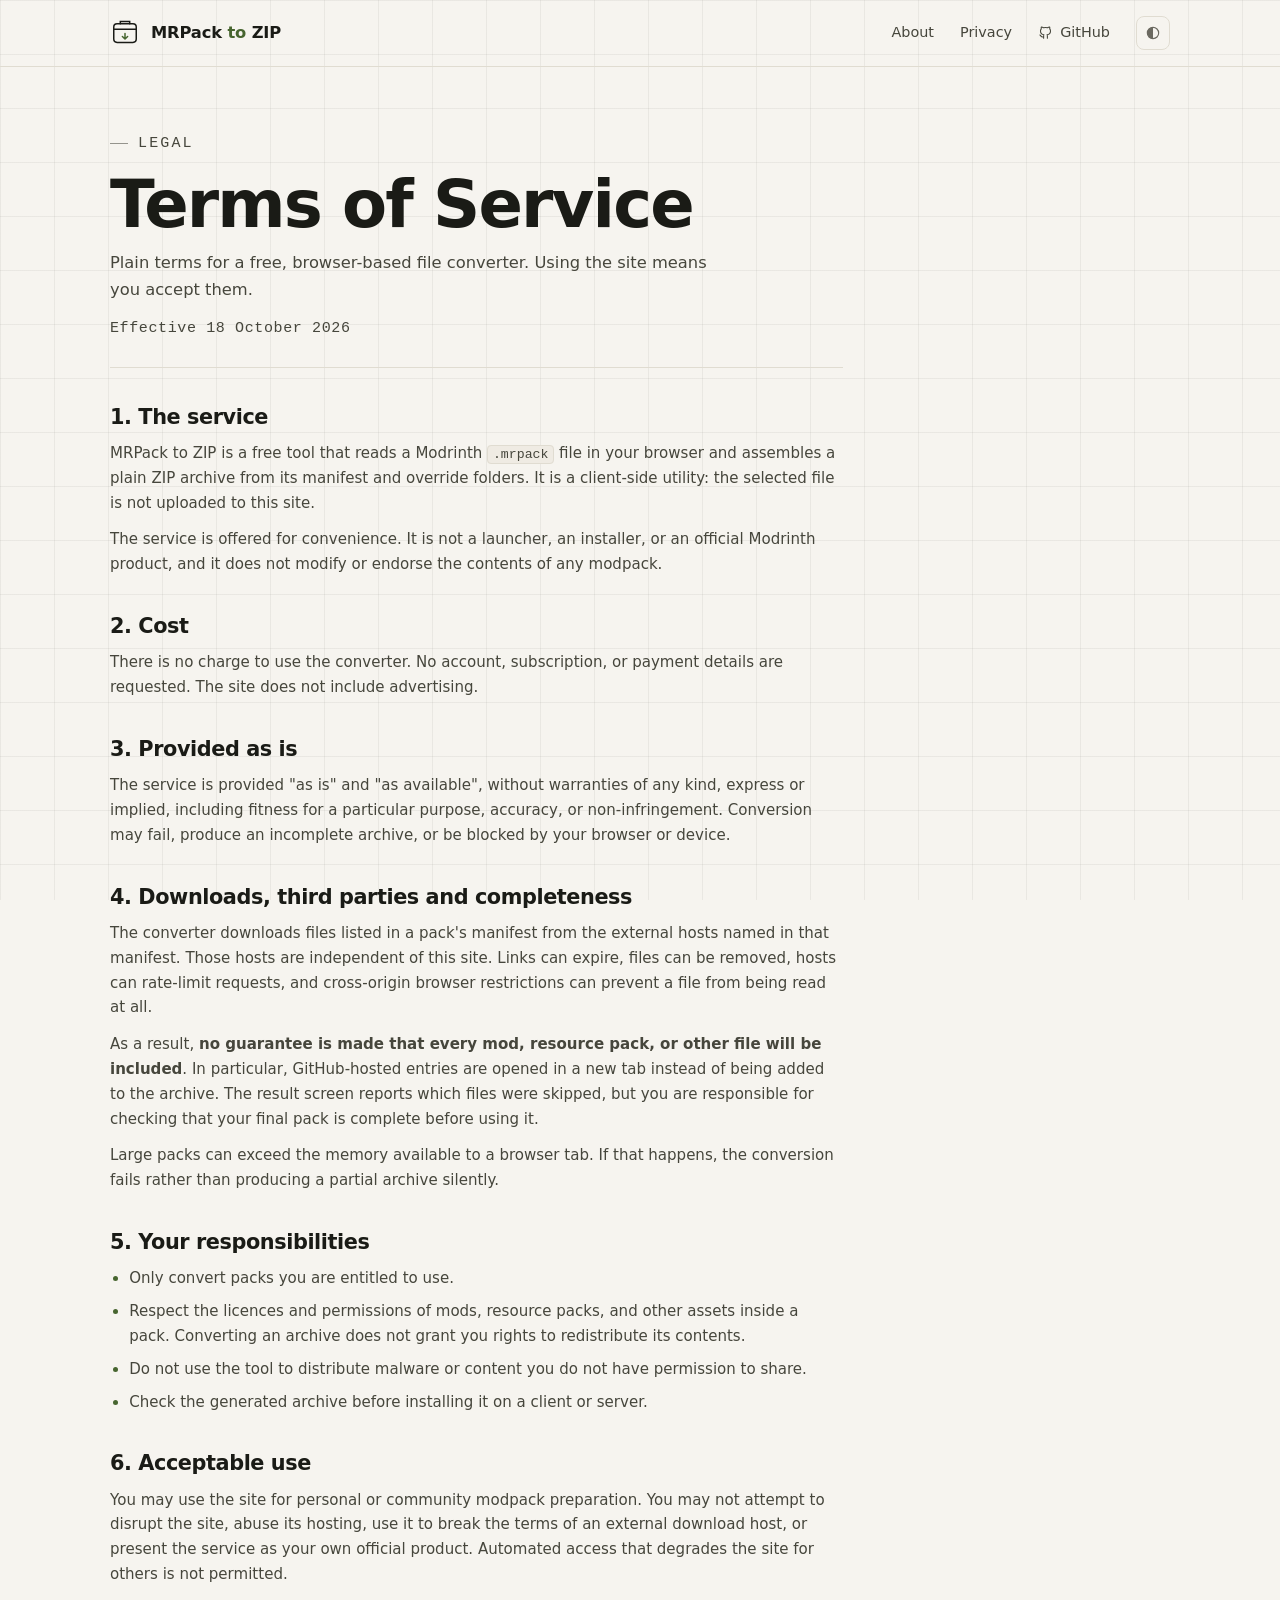
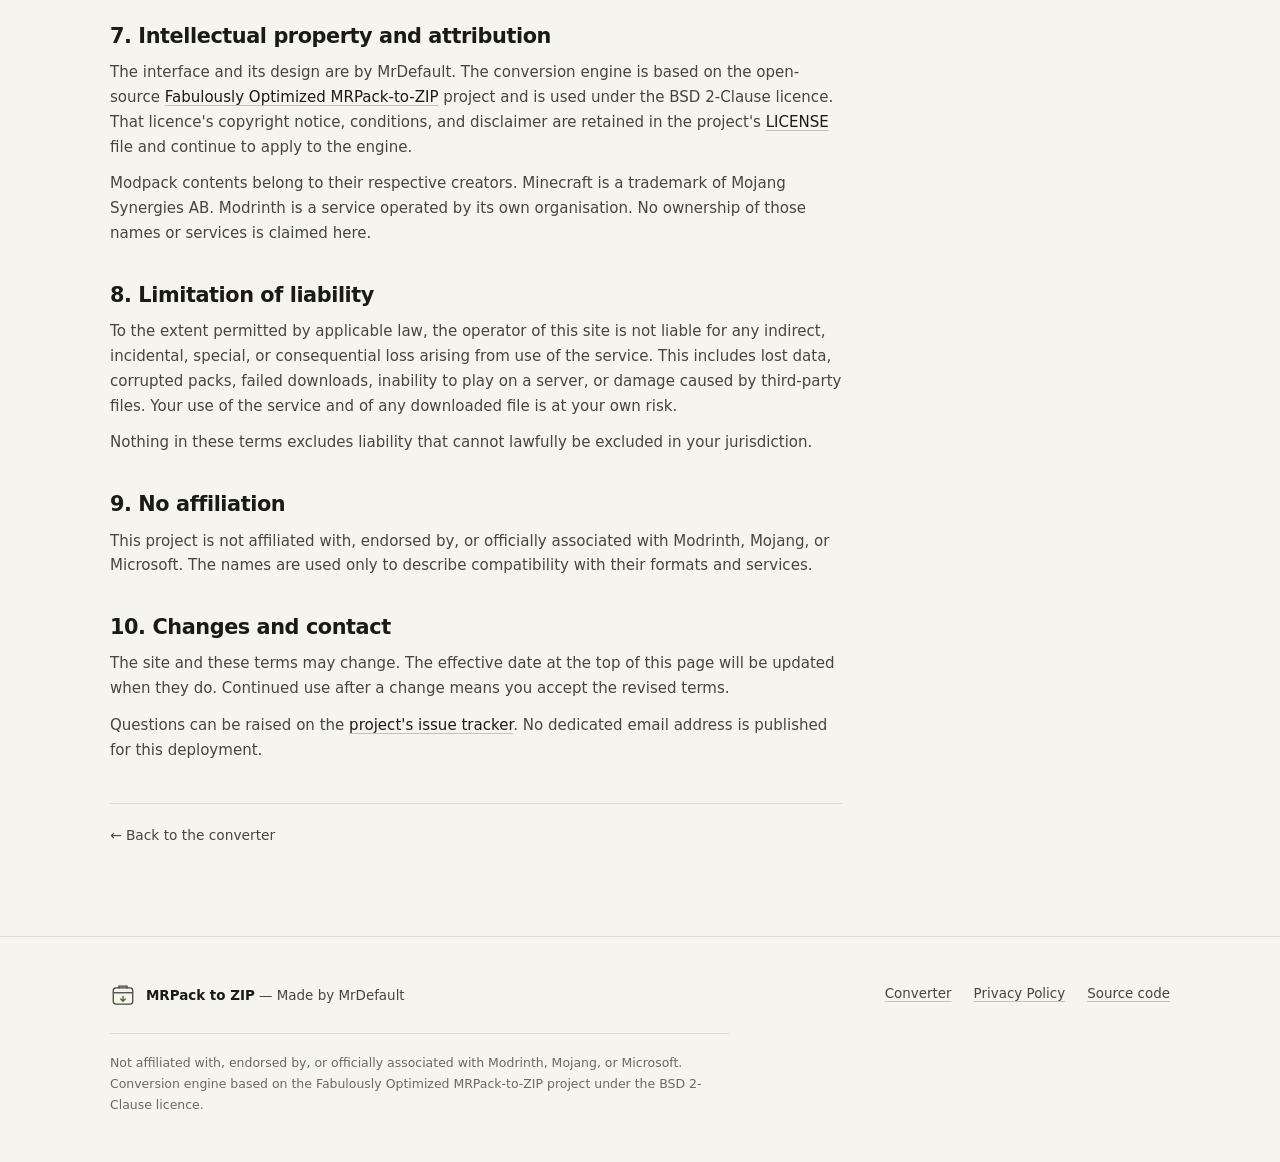
<file: terms.html>
<!DOCTYPE html>
<html lang="en">
<head>
	<meta charset="utf-8">
	<meta name="viewport" content="width=device-width, initial-scale=1">

	<title>Terms of Service — MRPack to ZIP | MrDefault</title>
	<meta name="description" content="Terms for using the free MRPack to ZIP converter: what the service does, its limits, third-party downloads, and attribution.">
	<meta name="author" content="MrDefault">
	<meta name="robots" content="index, follow, max-image-preview:large">
	<meta name="keywords" content="mrpack to zip terms, mrpack converter terms of service, modrinth pack converter, free mrpack to zip online">
	<meta name="theme-color" content="#0a0a0b">
	<meta name="color-scheme" content="dark light">

	<script src="assets/js/theme.js"></script>
	<script src="assets/js/reveal.js"></script>

	<link rel="canonical" href="https://mrpack-to-zip-ten.vercel.app/terms.html">
	<link rel="icon" href="assets/img/favicon.svg" type="image/svg+xml">
	<link rel="apple-touch-icon" href="assets/img/apple-touch-icon.png">
	<link rel="stylesheet" href="assets/css/site.css">

	<meta property="og:type" content="website">
	<meta property="og:site_name" content="MRPack to ZIP">
	<meta property="og:title" content="Terms of Service — MRPack to ZIP">
	<meta property="og:description" content="Terms for using the free browser-based MRPack to ZIP converter.">
	<meta property="og:url" content="https://mrpack-to-zip-ten.vercel.app/terms.html">
	<meta property="og:image" content="https://mrpack-to-zip-ten.vercel.app/assets/img/og-image.png">
	<meta name="twitter:card" content="summary_large_image">
</head>
<body>

<a class="skip-link" href="#terms">Skip to the terms</a>

<header class="site-header">
	<div class="container">
		<a class="brand" href="./" aria-label="MRPack to ZIP — home">
			<svg class="brand-mark" viewBox="0 0 32 32" fill="none" aria-hidden="true">
				<rect x="4" y="6" width="24" height="20" rx="3.5" stroke="currentColor" stroke-width="1.6"/>
				<path d="M4 12h24" stroke="currentColor" stroke-width="1.6"/>
				<path d="M11 6V3.8h10V6" stroke="currentColor" stroke-width="1.6" stroke-linecap="round"/>
				<path class="mark-accent" d="M16 16.5v6m0 0 2.8-2.8M16 22.5l-2.8-2.8" stroke-width="1.6" stroke-linecap="round" stroke-linejoin="round"/>
			</svg>
			<span class="wordmark-sub">MRPack <span>to</span> ZIP</span>
		</a>
		<nav class="site-nav" aria-label="Primary">
			<a href="index.html#about">About</a>
			<a href="privacy.html">Privacy</a>
			<a class="nav-source" href="https://github.com/MrDefault7/mrpack-to-zip" rel="noopener">
				<svg viewBox="0 0 24 24" fill="none" stroke="currentColor" stroke-width="1.7" aria-hidden="true">
					<path d="M9 19c-4.3 1.4-4.3-2.5-6-3m12 5v-3.5c0-1 .1-1.4-.5-2 2.8-.3 5.5-1.4 5.5-6a4.6 4.6 0 0 0-1.3-3.2 4.2 4.2 0 0 0-.1-3.2s-1.1-.3-3.5 1.3a12.3 12.3 0 0 0-6.2 0C6.5 2.8 5.4 3.1 5.4 3.1a4.2 4.2 0 0 0-.1 3.2A4.6 4.6 0 0 0 4 9.5c0 4.6 2.7 5.7 5.5 6-.6.6-.6 1.2-.5 2V21" stroke-linecap="round" stroke-linejoin="round"/>
				</svg>
				<span class="nav-label">GitHub</span>
			</a>
			<button type="button" class="theme-toggle" id="theme-toggle" title="Colour theme: System">
				<svg class="theme-icon theme-icon-system" viewBox="0 0 24 24" fill="none" stroke="currentColor" stroke-width="1.7" aria-hidden="true">
					<circle cx="12" cy="12" r="8.5"/>
					<path d="M12 3.5a8.5 8.5 0 0 0 0 17z" fill="currentColor" stroke="none"/>
				</svg>
				<svg class="theme-icon theme-icon-light" viewBox="0 0 24 24" fill="none" stroke="currentColor" stroke-width="1.7" aria-hidden="true">
					<circle cx="12" cy="12" r="4.2"/>
					<path d="M12 2.5v2.2M12 19.3v2.2M2.5 12h2.2M19.3 12h2.2M5.3 5.3l1.6 1.6M17.1 17.1l1.6 1.6M18.7 5.3l-1.6 1.6M6.9 17.1l-1.6 1.6" stroke-linecap="round"/>
				</svg>
				<svg class="theme-icon theme-icon-dark" viewBox="0 0 24 24" fill="none" stroke="currentColor" stroke-width="1.7" aria-hidden="true">
					<path d="M20 14.2A8.4 8.4 0 0 1 9.8 4a8.5 8.5 0 1 0 10.2 10.2z" stroke-linecap="round" stroke-linejoin="round"/>
				</svg>
			</button>
		</nav>
	</div>
</header>

<main class="legal-main" id="terms">
	<div class="container">
		<article class="legal" data-reveal>
			<header class="legal-header">
				<p class="eyebrow">Legal</p>
				<h1>Terms of Service</h1>
				<p class="legal-lede">
					Plain terms for a free, browser-based file converter. Using the site means you
					accept them.
				</p>
				<p class="legal-updated">Effective 18 October 2026</p>
			</header>

			<h2>1. The service</h2>
			<p>
				MRPack to ZIP is a free tool that reads a Modrinth <code>.mrpack</code> file in your
				browser and assembles a plain ZIP archive from its manifest and override folders. It is
				a client-side utility: the selected file is not uploaded to this site.
			</p>
			<p>
				The service is offered for convenience. It is not a launcher, an installer, or an
				official Modrinth product, and it does not modify or endorse the contents of any
				modpack.
			</p>

			<h2>2. Cost</h2>
			<p>
				There is no charge to use the converter. No account, subscription, or payment details
				are requested. The site does not include advertising.
			</p>

			<h2>3. Provided as is</h2>
			<p>
				The service is provided "as is" and "as available", without warranties of any kind,
				express or implied, including fitness for a particular purpose, accuracy, or
				non-infringement. Conversion may fail, produce an incomplete archive, or be blocked by
				your browser or device.
			</p>

			<h2>4. Downloads, third parties and completeness</h2>
			<p>
				The converter downloads files listed in a pack's manifest from the external hosts named
				in that manifest. Those hosts are independent of this site. Links can expire, files can
				be removed, hosts can rate-limit requests, and cross-origin browser restrictions can
				prevent a file from being read at all.
			</p>
			<p>
				As a result, <strong>no guarantee is made that every mod, resource pack, or other file
				will be included</strong>. In particular, GitHub-hosted entries are opened in a new tab
				instead of being added to the archive. The result screen reports which files were
				skipped, but you are responsible for checking that your final pack is complete before
				using it.
			</p>
			<p>
				Large packs can exceed the memory available to a browser tab. If that happens, the
				conversion fails rather than producing a partial archive silently.
			</p>

			<h2>5. Your responsibilities</h2>
			<ul>
				<li>Only convert packs you are entitled to use.</li>
				<li>Respect the licences and permissions of mods, resource packs, and other assets inside a pack. Converting an archive does not grant you rights to redistribute its contents.</li>
				<li>Do not use the tool to distribute malware or content you do not have permission to share.</li>
				<li>Check the generated archive before installing it on a client or server.</li>
			</ul>

			<h2>6. Acceptable use</h2>
			<p>
				You may use the site for personal or community modpack preparation. You may not attempt
				to disrupt the site, abuse its hosting, use it to break the terms of an external
				download host, or present the service as your own official product. Automated access
				that degrades the site for others is not permitted.
			</p>

			<h2>7. Intellectual property and attribution</h2>
			<p>
				The interface and its design are by MrDefault. The conversion engine is based on the
				open-source
				<a href="https://github.com/Fabulously-Optimized/mrpack-to-zip" rel="noopener">Fabulously Optimized MRPack-to-ZIP</a>
				project and is used under the BSD 2-Clause licence. That licence's copyright notice,
				conditions, and disclaimer are retained in the project's
				<a href="LICENSE">LICENSE</a>
				file and continue to apply to the engine.
			</p>
			<p>
				Modpack contents belong to their respective creators. Minecraft is a trademark of
				Mojang Synergies AB. Modrinth is a service operated by its own organisation. No
				ownership of those names or services is claimed here.
			</p>

			<h2>8. Limitation of liability</h2>
			<p>
				To the extent permitted by applicable law, the operator of this site is not liable for
				any indirect, incidental, special, or consequential loss arising from use of the
				service. This includes lost data, corrupted packs, failed downloads, inability to play
				on a server, or damage caused by third-party files. Your use of the service and of any
				downloaded file is at your own risk.
			</p>
			<p>
				Nothing in these terms excludes liability that cannot lawfully be excluded in your
				jurisdiction.
			</p>

			<h2>9. No affiliation</h2>
			<p>
				This project is not affiliated with, endorsed by, or officially associated with
				Modrinth, Mojang, or Microsoft. The names are used only to describe compatibility with
				their formats and services.
			</p>

			<h2>10. Changes and contact</h2>
			<p>
				The site and these terms may change. The effective date at the top of this page will be
				updated when they do. Continued use after a change means you accept the revised terms.
			</p>
			<p>
				Questions can be raised on the
				<a href="https://github.com/MrDefault7/mrpack-to-zip/issues" rel="noopener">project's issue tracker</a>.
				No dedicated email address is published for this deployment.
			</p>

			<a class="legal-back" href="./">← Back to the converter</a>
		</article>
	</div>
</main>

<footer class="site-footer">
	<div class="container">
		<div class="footer-top">
			<p class="footer-brand">
				<svg class="brand-mark" viewBox="0 0 32 32" fill="none" aria-hidden="true">
					<rect x="4" y="6" width="24" height="20" rx="3.5" stroke="currentColor" stroke-width="1.6"/>
					<path d="M4 12h24" stroke="currentColor" stroke-width="1.6"/>
					<path d="M11 6V3.8h10V6" stroke="currentColor" stroke-width="1.6" stroke-linecap="round"/>
					<path class="mark-accent" d="M16 16.5v6m0 0 2.8-2.8M16 22.5l-2.8-2.8" stroke-width="1.6" stroke-linecap="round" stroke-linejoin="round"/>
				</svg>
				<span><strong>MRPack to ZIP</strong> — Made by MrDefault</span>
			</p>
			<nav class="footer-links" aria-label="Footer">
				<a href="./">Converter</a>
				<a href="privacy.html">Privacy Policy</a>
				<a href="https://github.com/MrDefault7/mrpack-to-zip" rel="noopener">Source code</a>
			</nav>
		</div>
		<div class="footer-legal">
			<p>
				Not affiliated with, endorsed by, or officially associated with Modrinth, Mojang, or
				Microsoft. Conversion engine based on the Fabulously Optimized MRPack-to-ZIP project
				under the BSD 2-Clause licence.
			</p>
		</div>
	</div>
</footer>

</body>
</html>
</file>
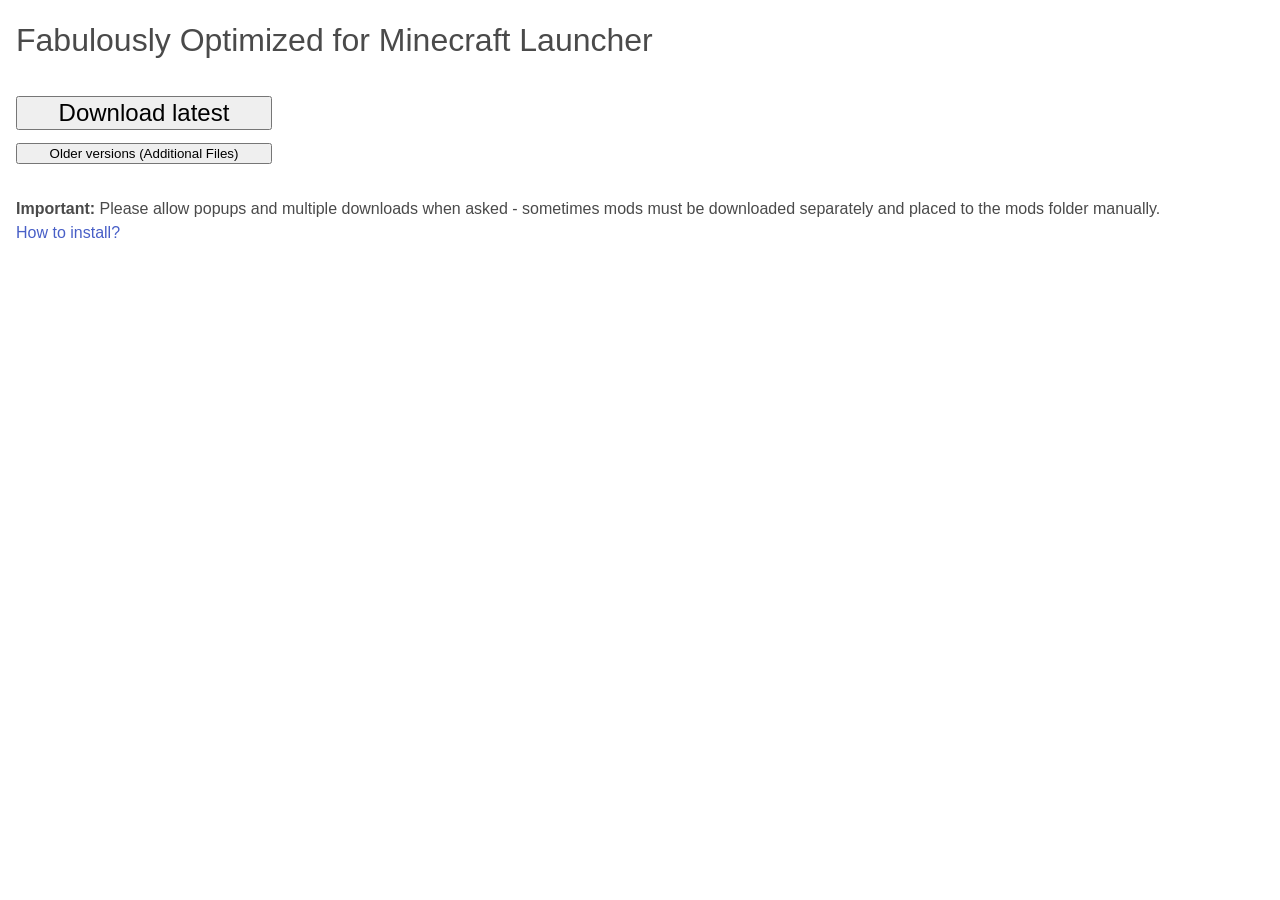
<file: vanilla.html>
<!DOCTYPE html>
<html lang="en">

<head>
	<meta charset="utf-8">
	<meta name="viewport" content="width=device-width, initial-scale=1">

	<title>Fabulously Optimized for Minecraft Launcher</title>

	<link rel="stylesheet" href="./assets/css/bulma.min.css">
</head>

<body>
	<style>
		#title {
			padding: 0.5em;
			font-size: 2em;
		}

		button{
			min-width: 20vw;
		}

		#versionListDiv {
			padding: 1em;
		}

		#downloadLatest {
			font-size: 1.5em;
		}

		#versionsList > li
		{
			padding-top: 1em; 
		}

		#olderVersions {
			margin-top: 1em;
		}

		#versionsList > li > button {
			font-size: 1em;
		}

		#footer {
			padding: 1em;
		}
	</style>

	<h1 id="title">Fabulously Optimized for Minecraft Launcher</h1>
	<div id="versionListDiv">
		<button id="downloadLatest">Download latest</button>

		<ul id="versionsList">
			
		</ul>
		<p><button id="olderVersions" onclick="window.open('https://www.curseforge.com/minecraft/modpacks/fabulously-optimized/files?showAlphaFiles=show')">Older
			versions (Additional Files)</button></p>
	</div>
	<div id="footer">
		<p><b>Important:</b> Please allow popups and multiple downloads when asked - sometimes mods must be downloaded
			separately and placed to the mods folder manually.</p>
		<a href="https://wiki.download.fo/readme/install-instructions#minecraft-launcher-vanilla">How to install?</a>
	</div>

	<div id="loading-modal" class="modal">
		<div class="modal-background"></div>
		<div class="modal-card">
			<header class="modal-card-head">
				<p class="modal-card-title">Downloading pack</p>
			</header>
			<section class="modal-card-body">
				<p>
					Files required for the modpack are currently being downloaded, please wait.
				</p>
			</section>
			<footer class="modal-card-foot">
				<progress id="loading-progress" class="progress is-primary" value="0" max="100">0%</progress>
			</footer>
		</div>
	</div>

	<script>
		async function loadVersionsFromURL(url) {
			try {
				const response = await fetch(url);
				const data = await response.json();
				return data;
			} catch (error) {
				console.error('Error loading data:', error);
				return null;
			}
		}

		function getLatestVersionsForAllGameVersions(versions) {
			const latestVersionsMap = {};

			versions.forEach(version => {
				const versionGameVersions = version.game_versions; // Assuming multiple game versions in the array

				versionGameVersions.forEach(gameVersion => {
					if (isVersionAllowed(gameVersion) && (!latestVersionsMap[gameVersion] || compareVersions(
							version.version_number, latestVersionsMap[gameVersion].version_number) > 0)) {
						latestVersionsMap[gameVersion] = version;
					}
				});
			});

			const sortedVersions = Object.values(latestVersionsMap).sort((a, b) => compareVersions(b.version_number, a
				.version_number));
			return sortedVersions;
		}

		function normalizeVersion(version) {
			const parts = version.split('.');
			// Ensure version has three parts [major, minor, patch]
			while (parts.length < 3) {
				parts.push('0'); // Append '0' for missing minor/patch numbers
			}
			return parts.join('.');
		}

		function isVersionAllowed(version) {
			const allowedFromVersion = '1.19.4';
			const normalizedVersion = normalizeVersion(version);
			return compareVersions(normalizedVersion, allowedFromVersion) >= 0;
		}

		function compareVersions(versionA, versionB) {
			const semverRegex = /^(0|[1-9]\d*)\.(0|[1-9]\d*)\.(0|[1-9]\d*)(?:-((?:0|[1-9]\d*|\d*[a-zA-Z-][0-9a-zA-Z-]*)(?:\.(?:0|[1-9]\d*|\d*[a-zA-Z-][0-9a-zA-Z-]*))*))?(?:\+([0-9a-zA-Z-]+(?:\.[0-9a-zA-Z-]+)*))?$/;

			const parseVersion = (version) => {
				const match = version.match(semverRegex);
				if (!match) {
					console.error("Invalid version format:", version);
					return null;
				}
				return {
					major: parseInt(match[1], 10),
					minor: parseInt(match[2], 10),
					patch: parseInt(match[3], 10),
					preRelease: match[4] || '',
					buildMetadata: match[5] || ''
				};
			};

			const a = parseVersion(versionA);
			const b = parseVersion(versionB);

			if (!a || !b) return 0; // Error case handled by parseVersion

			if (a.major !== b.major) return a.major > b.major ? 1 : -1;
			if (a.minor !== b.minor) return a.minor > b.minor ? 1 : -1;
			if (a.patch !== b.patch) return a.patch > b.patch ? 1 : -1;

			// If both versions have no pre-release, they are equal at this point
			if (!a.preRelease && !b.preRelease) return 0;

			// A version without a pre-release field (stable version) should be considered newer than one with a pre-release field
			if (!a.preRelease) return 1;
			if (!b.preRelease) return -1;

			// Compare pre-release identifiers
			// Split pre-release into parts and compare each part
			const prePartsA = a.preRelease.split('.');
			const prePartsB = b.preRelease.split('.');
			for (let i = 0; i < Math.max(prePartsA.length, prePartsB.length); i++) {
				const partA = prePartsA[i];
				const partB = prePartsB[i];

				// When one pre-release part is undefined, the other is considered greater
				if (partA === undefined) return -1;
				if (partB === undefined) return 1;

				// Numeric comparison for numeric parts, lexicographic for strings
				const numPartA = parseInt(partA, 10);
				const numPartB = parseInt(partB, 10);
				if (!isNaN(numPartA) && !isNaN(numPartB)) {
					if (numPartA !== numPartB) return numPartA > numPartB ? 1 : -1;
				} else {
					if (partA !== partB) return partA > partB ? 1 : -1;
				}
			}

			// If all parts of pre-release identifiers are equal, the versions are considered equal
			return 0;
		}

		function printVersionsAsHTML(versions) {
			const versionsList = document.getElementById('versionsList');

			versions.forEach(version => {
				const listItem = document.createElement('li');
				const button = document.createElement('button');
				const versionName = version.name;
				button.textContent = versionName;
				button.onclick = () => downloadPack(version.files[0].url); // Assuming always one file in files array
				listItem.appendChild(button);
				versionsList.appendChild(listItem);
			});
		}

		const jsonURL = 'https://api.modrinth.com/v2/project/1KVo5zza/version';

		urlParams = new URLSearchParams(window.location.search);
		const downloadParam = urlParams.get('download');
		const downloadLatestButtonVanilla = document.getElementById('downloadLatest');

		loadVersionsFromURL(jsonURL)
			.then(data => {
				if (data) {
					let versionsToDisplay = getLatestVersionsForAllGameVersions(data);

					printVersionsAsHTML(versionsToDisplay);

					if (downloadParam === 'latest') {
						// Download the first (newest) item
						downloadPack(versionsToDisplay[0].files[0].url);
					} else if (downloadParam) {
						// Download specific version based on query parameter
						const foundVersion = versionsToDisplay.find(version => version.game_versions[0] === downloadParam);
						if (foundVersion) {
							downloadPack(foundVersion.files[0].url);
						} else {
							alert('Requested version not found');
						}
					}

					downloadLatestButtonVanilla.addEventListener('click', () => {
						if (versionsToDisplay.length > 0) {
							downloadPack(versionsToDisplay[0].files[0].url);
						} else {
							alert('No versions available to download');
						}
					});
				} else {
					console.error('Failed to load data');
				}
			})
			.catch(error => console.error('Error:', error));
			
	</script>

	<script src="./assets/js/FileSaver.min.js"></script>
	<script src="./assets/js/jszip.min.js"></script>
	<script src="./assets/js/jszip-utils.min.js"></script>
	<script src="./assets/js/converter.js"></script>

</body>

</html>
</file>
<file: assets/css/site.css>
/* ==========================================================================
   MRPack to ZIP — interface by MrDefault
   A small, self-contained design system. No framework, no external fonts.
   ========================================================================== */

/* --- Tokens --------------------------------------------------------------- */

/* Dark is the base theme. The light theme below overrides the same tokens, so
   every component follows automatically. The resolved theme lives on the
   <html> element as data-theme, set by assets/js/theme.js before first paint. */
:root {
  color-scheme: dark;

  --bg: #0a0a0b;
  --bg-raised: #121214;
  --bg-inset: #0e0e10;
  --surface-hover: #17171a;
  --line: #232326;
  --line-strong: #35353a;
  --ink: #f1f1ef;
  --ink-soft: #c3c3bf;
  --ink-muted: #8e8e89;
  --grid: rgba(255, 255, 255, 0.032);
  --accent: #b9d79f;
  --accent-bright: #cbe7b3;
  --accent-ink: #15200e;
  --accent-rgb: 185, 215, 159;
  --warn: #e3bd7d;
  --warn-rgb: 227, 189, 125;
  --danger: #e59384;
  --danger-rgb: 229, 147, 132;
  --accent-tint: rgba(185, 215, 159, 0.045);
  --danger-tint: rgba(229, 147, 132, 0.045);
  --track: #262720;
  --disabled-bg: #262720;
  --disabled-ink: #777468;
  --panel-highlight: rgba(255, 255, 255, 0.025);
  --panel-shadow: 0 24px 60px -38px rgba(0, 0, 0, 0.95);

  /* "How it works" step accents, as RGB triplets for tinted backgrounds. */
  --step-orange: 249, 115, 22;
  --step-blue: 96, 165, 250;
  --step-purple: 192, 132, 252;
  --step-green: 74, 222, 128;
  --radius-sm: 8px;
  --radius: 12px;
  --radius-lg: 18px;

  /* Display type is a heavy system grotesque, like the reference design. */
  --font-display: "Segoe UI Variable Display", "Segoe UI", system-ui, -apple-system, "Helvetica Neue", Arial, sans-serif;
  --font-body: system-ui, -apple-system, "Segoe UI", Roboto, "Helvetica Neue", Arial, sans-serif;
  --font-mono: ui-monospace, "Cascadia Mono", "SF Mono", Menlo, Consolas, "Liberation Mono", monospace;

  --measure: 66ch;
  --container: 1140px;
  --gutter: clamp(18px, 4vw, 40px);
  --ease: cubic-bezier(0.2, 0.7, 0.3, 1);
}

/* Light theme: warm paper instead of warm charcoal. Chosen explicitly by the
   visitor, or because their operating system asks for it. */
:root[data-theme="light"] {
  color-scheme: light;

  --bg: #f6f4ef;
  --bg-raised: #fffefb;
  --bg-inset: #efebe3;
  --surface-hover: #ffffff;
  --line: #e0dcd1;
  --line-strong: #c7c2b4;
  --ink: #1a1b16;
  --ink-soft: #46463c;
  --ink-muted: #6b6960;
  --accent: #47652f;
  --accent-bright: #385022;
  --accent-ink: #ffffff;
  --accent-rgb: 71, 101, 47;
  --warn: #7d5310;
  --warn-rgb: 125, 83, 16;
  --danger: #a13429;
  --danger-rgb: 161, 52, 41;
  --accent-tint: rgba(71, 101, 47, 0.06);
  --danger-tint: rgba(161, 52, 41, 0.055);
  --grid: rgba(26, 27, 22, 0.055);
  --track: #ddd8cc;
  --disabled-bg: #e7e3d8;
  --disabled-ink: #6d6960;
  --panel-highlight: rgba(255, 255, 255, 0.85);
  --panel-shadow: 0 18px 44px -32px rgba(58, 52, 36, 0.4);

  /* Same accents, darkened so icons stay legible on paper. */
  --step-orange: 180, 83, 9;
  --step-blue: 29, 78, 216;
  --step-purple: 109, 40, 217;
  --step-green: 21, 128, 61;
}

/* --- Base ----------------------------------------------------------------- */

*,
*::before,
*::after {
  box-sizing: border-box;
}

html {
  -webkit-text-size-adjust: 100%;
  scroll-behavior: smooth;
  scroll-padding-top: 24px;
}

body {
  margin: 0;
  background-color: var(--bg);
  color: var(--ink);
  font-family: var(--font-body);
  font-size: 1rem;
  line-height: 1.65;
  -webkit-font-smoothing: antialiased;
  text-rendering: optimizeLegibility;
  /* The hero glow is wider than the column; clip keeps it from creating a
     horizontal scrollbar. clip (not hidden) leaves position: sticky intact. */
  overflow-x: clip;
}

/* A faint engineering grid sits behind everything, like the reference design.
   Fixed, so it stays still while the content scrolls over it. */
body::before {
  content: "";
  position: fixed;
  inset: 0;
  background-image:
    linear-gradient(var(--grid) 1px, transparent 1px),
    linear-gradient(90deg, var(--grid) 1px, transparent 1px);
  background-size: 54px 54px;
  pointer-events: none;
  z-index: 0;
}

.site-header,
main,
.site-footer {
  position: relative;
  z-index: 1;
}

::selection {
  background: rgba(var(--accent-rgb), 0.26);
  color: var(--ink);
}

h1,
h2,
h3 {
  font-family: var(--font-display);
  font-weight: 700;
  line-height: 1.12;
  letter-spacing: -0.02em;
  margin: 0;
  text-wrap: balance;
}

h1 {
  font-size: clamp(2.6rem, 6.4vw, 4.1rem);
  font-weight: 800;
  line-height: 1.04;
  letter-spacing: -0.028em;
}

h2 {
  font-size: clamp(1.5rem, 2.6vw, 2rem);
}

h3 {
  font-size: 1.1rem;
  line-height: 1.35;
}

p {
  margin: 0;
}

a {
  color: var(--ink);
  text-decoration-color: var(--line-strong);
  text-underline-offset: 0.22em;
  text-decoration-thickness: 1px;
  transition: color 0.16s var(--ease), text-decoration-color 0.16s var(--ease);
}

a:hover {
  color: var(--accent-bright);
  text-decoration-color: var(--accent);
}

img,
svg {
  display: block;
  max-width: 100%;
}

[hidden] {
  display: none !important;
}

button,
input {
  font: inherit;
  color: inherit;
}

code,
kbd,
samp {
  font-family: var(--font-mono);
  font-size: 0.88em;
  background: var(--bg-inset);
  border: 1px solid var(--line);
  border-radius: 4px;
  padding: 0.1em 0.36em;
}

hr {
  border: 0;
  border-top: 1px solid var(--line);
  margin: 0;
}

:focus-visible {
  outline: 2px solid var(--accent);
  outline-offset: 3px;
  border-radius: 4px;
}

.visually-hidden {
  position: absolute !important;
  width: 1px;
  height: 1px;
  padding: 0;
  margin: -1px;
  overflow: hidden;
  clip: rect(0 0 0 0);
  clip-path: inset(50%);
  white-space: nowrap;
  border: 0;
}

.skip-link {
  position: absolute;
  top: 8px;
  left: 8px;
  z-index: 20;
  transform: translateY(-160%);
  background: var(--accent);
  color: var(--accent-ink);
  font-weight: 600;
  padding: 10px 16px;
  border-radius: var(--radius-sm);
  text-decoration: none;
}

.skip-link:focus {
  transform: translateY(0);
  color: var(--accent-ink);
}

/* --- Layout --------------------------------------------------------------- */

.container {
  width: 100%;
  max-width: var(--container);
  margin-inline: auto;
  padding-inline: var(--gutter);
}

.eyebrow {
  font-family: var(--font-mono);
  font-size: 0.72rem;
  letter-spacing: 0.14em;
  text-transform: uppercase;
  color: var(--accent);
  display: flex;
  align-items: center;
  gap: 10px;
}

/* The hero eyebrow sits centred above the headline. */
.hero .eyebrow {
  justify-content: center;
}

.eyebrow::before {
  content: "";
  width: 18px;
  height: 1px;
  background: currentColor;
  opacity: 0.55;
}

.mono {
  font-family: var(--font-mono);
  font-size: 0.78rem;
  letter-spacing: 0.04em;
  color: var(--ink-muted);
}

/* --- Header --------------------------------------------------------------- */

.site-header {
  border-bottom: 1px solid var(--line);
}

.site-header .container {
  display: flex;
  align-items: center;
  justify-content: space-between;
  gap: 20px;
  min-height: 66px;
  padding-block: 12px;
}

.brand {
  display: inline-flex;
  align-items: center;
  gap: 11px;
  color: var(--ink);
  text-decoration: none;
  font-weight: 600;
  font-size: 0.98rem;
  letter-spacing: -0.01em;
  white-space: nowrap;
}

.brand:hover {
  color: var(--ink);
}

.brand-mark {
  width: 30px;
  height: 30px;
  flex: none;
}

/* The accent arrow inside the mark follows the active theme. */
.brand-mark .mark-accent {
  stroke: var(--accent);
}

.wordmark-sub {
  font-family: var(--font-display);
  font-size: 1.02rem;
  font-weight: 600;
  color: var(--ink);
}

.wordmark-sub span {
  color: var(--accent);
}

.site-nav {
  display: flex;
  align-items: center;
  gap: clamp(14px, 2.4vw, 26px);
  font-size: 0.9rem;
}

.site-nav a {
  color: var(--ink-soft);
  text-decoration: none;
}

.site-nav a:hover {
  color: var(--ink);
}

.site-nav .nav-source {
  display: inline-flex;
  align-items: center;
  gap: 7px;
}

.site-nav svg {
  width: 15px;
  height: 15px;
  flex: none;
}

/* --- Theme switch --------------------------------------------------------- */

.theme-toggle {
  appearance: none;
  display: inline-flex;
  align-items: center;
  justify-content: center;
  width: 34px;
  height: 34px;
  flex: none;
  padding: 0;
  border: 1px solid var(--line);
  border-radius: 8px;
  background: transparent;
  color: var(--ink-muted);
  cursor: pointer;
  transition: color 0.16s var(--ease), border-color 0.16s var(--ease), background-color 0.16s var(--ease);
}

.theme-toggle:hover {
  color: var(--ink);
  border-color: var(--line-strong);
  background: var(--surface-hover);
}

.site-nav .theme-toggle svg {
  width: 16px;
  height: 16px;
}

/* Exactly one icon is shown, matching the visitor's stored preference. */
.theme-icon {
  display: none;
}

:root[data-theme-preference="system"] .theme-icon-system,
:root[data-theme-preference="light"] .theme-icon-light,
:root[data-theme-preference="dark"] .theme-icon-dark {
  display: block;
}

/* Without JavaScript the attribute is absent, so show the system icon. */
:root:not([data-theme-preference]) .theme-icon-system {
  display: block;
}

/* --- Hero ----------------------------------------------------------------- */

.hero {
  position: relative;
  /* The glow below is intentionally wider than narrow viewports; clip it at
     the hero so it can never create horizontal page scroll. */
  overflow-x: clip;
  padding-block: clamp(56px, 8vw, 104px) clamp(48px, 6vw, 84px);
}

/* A soft accent glow behind the card, centred under the headline. */
.hero::after {
  content: "";
  position: absolute;
  left: 50%;
  top: 40%;
  width: min(920px, 130%);
  aspect-ratio: 1.7;
  transform: translate(-50%, -50%);
  background: radial-gradient(closest-side, rgba(var(--accent-rgb), 0.07), transparent 72%);
  pointer-events: none;
  z-index: 0;
}

.hero-grid {
  position: relative;
  z-index: 1;
  display: grid;
  gap: clamp(34px, 5vw, 54px);
  justify-items: center;
}

.hero-copy {
  max-width: 640px;
  text-align: center;
}

.hero h1 {
  margin-block: 18px 18px;
}

.hero h1 .hero-mark {
  color: var(--accent);
}

.hero-lede {
  color: var(--ink-soft);
  font-size: clamp(1.02rem, 1.5vw, 1.22rem);
  line-height: 1.6;
  max-width: none;
}

.hero-lede code {
  font-size: 0.85em;
  background: var(--bg-raised);
  border-color: var(--line-strong);
  border-radius: 6px;
  padding: 0.16em 0.5em;
  color: var(--ink);
}

.hero-notes {
  display: flex;
  flex-wrap: wrap;
  justify-content: center;
  align-items: center;
  gap: 8px;
  margin-top: 28px;
  padding-top: 0;
  border-top: 0;
  font-family: var(--font-mono);
  font-size: 0.72rem;
  letter-spacing: 0.03em;
  color: var(--ink-muted);
}

.hero-notes span {
  display: inline-flex;
  align-items: center;
  border: 1px solid var(--line);
  background: var(--bg-raised);
  border-radius: 999px;
  padding: 5px 13px;
  transition: border-color 0.2s var(--ease), color 0.2s var(--ease);
}

.hero-notes span:hover {
  border-color: var(--line-strong);
  color: var(--ink-soft);
}

.hero-notes span + span::before {
  content: none;
  margin: 0;
}

.hero-notes .note-accent {
  color: var(--accent);
}

/* Entrance animation for the hero. Pure CSS, so it runs without JavaScript
   and the reduced-motion block below shortens it to nothing. */
@keyframes rise-in {
  from {
    opacity: 0;
    transform: translateY(22px);
  }
  to {
    opacity: 1;
    transform: none;
  }
}

.hero .eyebrow,
.hero h1,
.hero-lede,
.hero-notes,
.hero .converter {
  animation: rise-in 0.75s var(--ease) both;
}

.hero h1 {
  animation-delay: 0.07s;
}

.hero-lede {
  animation-delay: 0.14s;
}

.hero-notes {
  animation-delay: 0.21s;
}

.hero .converter {
  animation-delay: 0.28s;
}

/* --- Converter panel ------------------------------------------------------ */

.converter {
  width: 100%;
  max-width: 680px;
  margin-inline: auto;
  background: var(--bg-raised);
  border: 1px solid var(--line);
  border-radius: var(--radius-lg);
  padding: clamp(16px, 2.6vw, 26px);
  box-shadow: inset 0 1px 0 var(--panel-highlight), var(--panel-shadow);
  transition: border-color 0.25s var(--ease), box-shadow 0.25s var(--ease);
}

.converter:hover {
  border-color: var(--line-strong);
}

/* Drop zone */

.dropzone {
  position: relative;
  display: flex;
  flex-direction: column;
  align-items: center;
  justify-content: center;
  text-align: center;
  gap: 6px;
  padding: clamp(30px, 5vw, 48px) 18px;
  background: var(--bg-inset);
  border: 1.5px dashed var(--line-strong);
  border-radius: var(--radius);
  cursor: pointer;
  transition: border-color 0.18s var(--ease), background-color 0.18s var(--ease);
}

.dropzone:hover {
  border-color: rgba(var(--accent-rgb), 0.55);
  background: var(--surface-hover);
}

.dropzone.is-dragover {
  border-color: var(--accent);
  border-style: solid;
  background: var(--accent-tint);
}

/* The icon lives in a small raised badge, like the reference design. */
.dz-badge {
  display: grid;
  place-items: center;
  width: 52px;
  height: 52px;
  border-radius: 14px;
  background: var(--bg-raised);
  border: 1px solid var(--line);
  color: var(--ink-soft);
  margin-bottom: 12px;
  transition: transform 0.25s var(--ease), border-color 0.25s var(--ease), color 0.25s var(--ease);
}

.dropzone:hover .dz-badge,
.dropzone.is-dragover .dz-badge {
  transform: translateY(-2px);
  border-color: rgba(var(--accent-rgb), 0.5);
  color: var(--accent);
}

.dropzone-icon {
  width: 24px;
  height: 24px;
}

.dz-title {
  font-size: 1.06rem;
  font-weight: 700;
  color: var(--ink);
  line-height: 1.4;
}

.dz-sub {
  font-size: 0.88rem;
  color: var(--ink-muted);
}

.dz-note {
  margin-top: 10px;
  font-family: var(--font-mono);
  font-size: 0.71rem;
  letter-spacing: 0.03em;
  color: var(--ink-muted);
}

.dz-note strong {
  color: var(--ink-soft);
  font-weight: 500;
}

/* Small text button used inside the drop zone */

.textbutton {
  appearance: none;
  border: 0;
  background: none;
  padding: 2px 3px;
  margin: -2px -1px;
  color: var(--accent);
  font-weight: 500;
  cursor: pointer;
  text-decoration: underline;
  text-decoration-color: rgba(var(--accent-rgb), 0.4);
  text-underline-offset: 0.22em;
}

.textbutton:hover {
  color: var(--accent-bright);
  text-decoration-color: currentColor;
}

/* Selected file */

.filebox {
  display: none;
  border: 1px solid var(--line);
  border-radius: var(--radius);
  background: var(--bg-inset);
  padding: 16px;
}

.filebox.is-visible {
  display: block;
}

.filebox-top {
  display: flex;
  align-items: flex-start;
  gap: 12px;
}

.filebox-glyph {
  flex: none;
  width: 34px;
  height: 40px;
  color: var(--ink-soft);
}

.filebox-id {
  min-width: 0;
  flex: 1;
}

.filebox-name {
  display: block;
  font-family: var(--font-mono);
  font-size: 0.88rem;
  line-height: 1.5;
  color: var(--ink);
  overflow-wrap: anywhere;
}

.filebox-meta {
  margin-top: 5px;
  display: flex;
  flex-wrap: wrap;
  align-items: center;
  gap: 6px;
  font-family: var(--font-mono);
  font-size: 0.71rem;
  letter-spacing: 0.03em;
  color: var(--ink-muted);
}

.filebox-meta span + span::before {
  content: "·";
  margin-right: 6px;
  color: var(--line-strong);
}

.status-dot {
  display: inline-block;
  width: 6px;
  height: 6px;
  border-radius: 50%;
  background: var(--accent);
  margin-right: 5px;
  vertical-align: 1px;
}

.status-dot.is-checking {
  background: var(--warn);
  animation: pulse 1.4s ease-in-out infinite;
}

.status-dot.is-invalid {
  background: var(--danger);
}

.filebox-actions {
  display: flex;
  gap: 8px;
  flex: none;
}

.iconbutton {
  appearance: none;
  display: inline-flex;
  align-items: center;
  justify-content: center;
  gap: 6px;
  height: 32px;
  padding: 0 10px;
  border: 1px solid var(--line);
  border-radius: var(--radius-sm);
  background: transparent;
  color: var(--ink-soft);
  font-size: 0.78rem;
  cursor: pointer;
  transition: color 0.16s var(--ease), border-color 0.16s var(--ease);
}

.iconbutton:hover {
  color: var(--ink);
  border-color: var(--line-strong);
}

.iconbutton svg {
  width: 13px;
  height: 13px;
}

.filebox-summary {
  margin-top: 12px;
  padding-top: 12px;
  border-top: 1px solid var(--line);
  font-size: 0.82rem;
  color: var(--ink-soft);
}

.filebox-summary .mono {
  color: var(--ink-muted);
}

.filebox-summary + .filebox-summary {
  margin-top: 8px;
  padding-top: 0;
  border-top: 0;
}

.filebox-warning {
  color: var(--warn);
}

.filebox-warning svg {
  width: 13px;
  height: 13px;
  display: inline-block;
  vertical-align: -2px;
  margin-right: 5px;
}

/* Primary button */

.button-primary {
  appearance: none;
  width: 100%;
  display: inline-flex;
  align-items: center;
  justify-content: center;
  gap: 9px;
  min-height: 52px;
  margin-top: 14px;
  padding: 12px 20px;
  border: 1px solid transparent;
  border-radius: 10px;
  background: var(--accent);
  color: var(--accent-ink);
  font-size: 0.96rem;
  font-weight: 700;
  letter-spacing: 0.005em;
  cursor: pointer;
  transition: background-color 0.16s var(--ease), transform 0.16s var(--ease), box-shadow 0.2s var(--ease);
}

.button-primary:hover:not(:disabled) {
  background: var(--accent-bright);
  box-shadow: 0 8px 26px -14px rgba(var(--accent-rgb), 0.6);
}

.button-primary:active:not(:disabled) {
  transform: translateY(1px);
}

.button-primary:disabled {
  background: var(--disabled-bg);
  border-color: var(--line);
  color: var(--disabled-ink);
  cursor: not-allowed;
}

.button-primary svg {
  width: 16px;
  height: 16px;
}

.button-primary.is-busy {
  background: rgba(var(--accent-rgb), 0.12);
  border-color: rgba(var(--accent-rgb), 0.38);
  color: var(--accent);
  cursor: progress;
}

/* After a finished conversion the primary action is the download, so the
   convert button steps back to a quiet style. */
.button-primary.is-quiet {
  background: transparent;
  border-color: var(--line-strong);
  color: var(--ink-soft);
}

.button-primary.is-quiet:hover:not(:disabled) {
  background: rgba(var(--accent-rgb), 0.06);
  border-color: var(--ink-muted);
  color: var(--ink);
}

.button-quiet {
  appearance: none;
  display: inline-flex;
  align-items: center;
  justify-content: center;
  gap: 7px;
  min-height: 42px;
  padding: 10px 16px;
  border: 1px solid var(--line-strong);
  border-radius: 8px;
  background: transparent;
  color: var(--ink-soft);
  font-size: 0.86rem;
  font-weight: 500;
  cursor: pointer;
  transition: color 0.16s var(--ease), border-color 0.16s var(--ease);
}

.button-quiet:hover {
  color: var(--ink);
  border-color: var(--ink-muted);
}

.button-quiet svg {
  width: 15px;
  height: 15px;
}

.converter-foot {
  margin-top: 12px;
  font-size: 0.74rem;
  color: var(--ink-muted);
  text-align: center;
}

.converter-foot a {
  color: var(--ink-soft);
}

/* Spinner */

.spinner {
  width: 13px;
  height: 13px;
  border: 1.5px solid rgba(var(--accent-rgb), 0.3);
  border-top-color: var(--accent);
  border-radius: 50%;
  animation: spin 0.8s linear infinite;
  flex: none;
}

@keyframes spin {
  to { transform: rotate(360deg); }
}

@keyframes pulse {
  0%, 100% { opacity: 1; }
  50% { opacity: 0.35; }
}

/* --- Progress panel ------------------------------------------------------- */

.status-panel {
  display: none;
  margin-top: 14px;
  padding: 16px;
  border: 1px solid var(--line);
  border-radius: var(--radius);
  background: var(--bg-inset);
}

.status-panel.is-active {
  display: block;
  animation: rise-in 0.4s var(--ease) both;
}

.status-head {
  display: flex;
  align-items: center;
  gap: 9px;
}

.status-title {
  font-size: 0.88rem;
  font-weight: 600;
  color: var(--ink);
}

.status-stage {
  margin-top: 9px;
  font-family: var(--font-mono);
  font-size: 0.75rem;
  line-height: 1.5;
  color: var(--accent);
  overflow-wrap: anywhere;
}

.progress-wrap {
  margin-top: 10px;
}

.progress {
  appearance: none;
  -webkit-appearance: none;
  display: block;
  width: 100%;
  height: 6px;
  border: 0;
  border-radius: 99px;
  overflow: hidden;
  background: var(--track);
  color: var(--accent);
}

.progress::-webkit-progress-bar {
  background: var(--track);
  border-radius: 99px;
}

.progress::-webkit-progress-value {
  background: var(--accent);
  border-radius: 99px;
  transition: width 0.25s var(--ease);
}

.progress::-moz-progress-bar {
  background: var(--accent);
  border-radius: 99px;
}

.progress-meta {
  display: flex;
  justify-content: space-between;
  gap: 12px;
  margin-top: 7px;
  font-family: var(--font-mono);
  font-size: 0.68rem;
  letter-spacing: 0.03em;
  color: var(--ink-muted);
}

.progress-meta:empty {
  display: none;
}

/* --- Result panels -------------------------------------------------------- */

.result {
  display: none;
  margin-top: 14px;
  padding: 16px;
  border-radius: var(--radius);
  border: 1px solid var(--line);
}

.result.is-visible {
  display: block;
  animation: rise-in 0.4s var(--ease) both;
}

.result-success {
  border-color: rgba(var(--accent-rgb), 0.34);
  background: var(--accent-tint);
}

.result-error {
  border-color: rgba(var(--danger-rgb), 0.34);
  background: var(--danger-tint);
}

.result-head {
  display: flex;
  align-items: center;
  gap: 9px;
}

.result-head svg {
  width: 17px;
  height: 17px;
  flex: none;
}

.result-success .result-head svg {
  color: var(--accent);
}

.result-error .result-head svg {
  color: var(--danger);
}

.result-title {
  font-size: 0.92rem;
  font-weight: 600;
  margin: 0;
  font-family: var(--font-body);
}

/* Result headings receive focus so screen readers announce the outcome.
   They are not interactive, so no focus ring is drawn. */
.result-title:focus {
  outline: none;
}

.result-text {
  margin-top: 7px;
  font-size: 0.84rem;
  color: var(--ink-soft);
  overflow-wrap: anywhere;
}

.result-file {
  margin-top: 10px;
  font-family: var(--font-mono);
  font-size: 0.76rem;
  color: var(--ink);
  overflow-wrap: anywhere;
}

.result-actions {
  display: flex;
  flex-wrap: wrap;
  gap: 8px;
  margin-top: 13px;
}

.result-actions .button-primary {
  width: auto;
  flex: 1 1 160px;
  margin-top: 0;
  min-height: 42px;
  font-size: 0.86rem;
}

.result-warnings {
  list-style: none;
  margin: 12px 0 0;
  padding: 12px 0 0;
  border-top: 1px solid rgba(var(--warn-rgb), 0.24);
  display: grid;
  gap: 7px;
  font-size: 0.8rem;
  color: var(--warn);
}

.result-warnings li {
  display: flex;
  gap: 8px;
  align-items: flex-start;
}

.result-warnings svg {
  width: 13px;
  height: 13px;
  flex: none;
  margin-top: 3px;
}

.result-warnings li span {
  overflow-wrap: anywhere;
}

.result-details {
  margin-top: 11px;
  font-size: 0.76rem;
}

.result-details summary {
  cursor: pointer;
  color: var(--ink-muted);
  font-family: var(--font-mono);
  font-size: 0.7rem;
  letter-spacing: 0.04em;
  text-transform: uppercase;
}

.result-details summary:hover {
  color: var(--ink-soft);
}

.result-details pre {
  margin: 9px 0 0;
  padding: 10px;
  border: 1px solid var(--line);
  border-radius: var(--radius-sm);
  background: var(--bg);
  color: var(--ink-soft);
  font-family: var(--font-mono);
  font-size: 0.72rem;
  line-height: 1.6;
  white-space: pre-wrap;
  overflow-wrap: anywhere;
  max-height: 200px;
  overflow: auto;
}

/* --- Editorial sections --------------------------------------------------- */

.section {
  border-top: 1px solid var(--line);
  padding-block: clamp(40px, 5.5vw, 68px);
}

.section-grid {
  display: grid;
  gap: 18px;
}

.section-aside {
  display: flex;
  align-items: baseline;
  gap: 10px;
  font-family: var(--font-mono);
  font-size: 0.71rem;
  letter-spacing: 0.1em;
  text-transform: uppercase;
  color: var(--ink-muted);
}

.section-aside .index {
  color: var(--accent);
}

/* Prose keeps a comfortable measure; structured blocks (steps) may use the
   full column width. */
.section-body > p,
.section-body > .callout,
.section-body > .faq,
.section-body > .faq .faq-answer {
  max-width: var(--measure);
}

.section-body h2 {
  margin-bottom: 16px;
}

.section-body p {
  color: var(--ink-soft);
  margin-bottom: 14px;
}

.section-body p:last-child {
  margin-bottom: 0;
}

.section-body strong {
  color: var(--ink);
  font-weight: 600;
}

.section-body a {
  color: var(--ink);
}

/* --- How it works --------------------------------------------------------- */

.section-head {
  text-align: center;
  max-width: 640px;
  margin-inline: auto;
}

.section-kicker {
  font-family: var(--font-mono);
  font-size: 0.71rem;
  letter-spacing: 0.12em;
  text-transform: uppercase;
  color: var(--ink-muted);
}

.section-kicker .index {
  color: var(--accent);
  margin-right: 6px;
}

.section-head h2 {
  margin-top: 12px;
  font-size: clamp(1.7rem, 3.4vw, 2.3rem);
}

.section-sub {
  margin-top: 10px;
  color: var(--ink-soft);
  font-size: 1rem;
}

/* Steps */

.steps {
  list-style: none;
  margin: clamp(30px, 4vw, 44px) 0 0;
  padding: 0;
  display: grid;
  gap: 16px;
}

.step-card {
  position: relative;
  display: flex;
  flex-direction: column;
  align-items: flex-start;
  gap: 10px;
  padding: 22px 20px 24px;
  background: var(--bg-raised);
  border: 1px solid rgba(var(--step), 0.22);
  border-radius: var(--radius);
  transition: transform 0.25s var(--ease), border-color 0.25s var(--ease), background-color 0.25s var(--ease), box-shadow 0.25s var(--ease);
}

.step-card:hover {
  transform: translateY(-3px);
  border-color: rgba(var(--step), 0.5);
  background: var(--surface-hover);
  box-shadow: 0 18px 36px -26px rgba(var(--step), 0.45);
}

.step-parse {
  --step: var(--step-orange);
}

.step-fetch {
  --step: var(--step-blue);
}

.step-bundle {
  --step: var(--step-purple);
}

.step-download {
  --step: var(--step-green);
}

.step-badge {
  display: grid;
  place-items: center;
  width: 44px;
  height: 44px;
  border-radius: 12px;
  background: rgba(var(--step), 0.13);
  border: 1px solid rgba(var(--step), 0.3);
  color: rgb(var(--step));
  margin-bottom: 4px;
  transition: transform 0.25s var(--ease);
}

.step-card:hover .step-badge {
  transform: scale(1.06);
}

.step-badge svg {
  width: 21px;
  height: 21px;
}

.step-title {
  font-weight: 700;
  font-size: 1rem;
  color: var(--ink);
}

.step-text {
  font-size: 0.86rem;
  line-height: 1.6;
  color: var(--ink-muted);
}

.step-text code {
  font-size: 0.84em;
}

/* Privacy callout */

.callout {
  margin-top: 4px;
  border: 1px solid var(--line);
  border-left: 2px solid var(--accent);
  border-radius: 0 var(--radius-sm) var(--radius-sm) 0;
  background: var(--bg-raised);
  padding: 14px 16px;
  font-size: 0.86rem;
  color: var(--ink-soft);
}

.callout + .callout {
  margin-top: 10px;
}

.callout strong {
  color: var(--ink);
}

/* FAQ */

.faq {
  margin-top: 6px;
  border-top: 1px solid var(--line);
}

.faq details {
  border-bottom: 1px solid var(--line);
}

.faq summary {
  display: flex;
  align-items: baseline;
  justify-content: space-between;
  gap: 18px;
  padding: 17px 0;
  cursor: pointer;
  list-style: none;
  font-size: 0.95rem;
  font-weight: 500;
  color: var(--ink);
  transition: color 0.16s var(--ease);
}

.faq summary::-webkit-details-marker {
  display: none;
}

.faq summary:hover {
  color: var(--accent-bright);
}

.faq summary::after {
  content: "+";
  font-family: var(--font-mono);
  font-size: 1rem;
  color: var(--ink-muted);
  flex: none;
  transition: color 0.16s var(--ease);
}

.faq details[open] summary::after {
  content: "−";
  color: var(--accent);
}

.faq .faq-answer {
  padding: 0 0 19px;
  max-width: var(--measure);
  font-size: 0.9rem;
  color: var(--ink-soft);
}

.faq .faq-answer p + p {
  margin-top: 10px;
}

/* --- Scroll reveals ------------------------------------------------------- */

/* Elements marked data-reveal start hidden only when JavaScript is confirmed
   (html.js is set by reveal.js in <head>), so no-JS visitors always see the
   page. With reduced motion, reveal.js shows everything immediately. */

.js [data-reveal] {
  opacity: 0;
  transform: translateY(22px);
}

.js [data-reveal].is-in {
  opacity: 1;
  transform: none;
  transition: opacity 0.7s var(--ease), transform 0.7s var(--ease);
  transition-delay: var(--reveal-delay, 0ms);
}

/* --- Footer --------------------------------------------------------------- */

.site-footer {
  border-top: 1px solid var(--line);
  padding-block: clamp(30px, 4vw, 46px);
  font-size: 0.84rem;
  color: var(--ink-muted);
}

.footer-top {
  display: flex;
  flex-wrap: wrap;
  gap: 22px 40px;
  justify-content: space-between;
  align-items: flex-start;
}

.footer-brand {
  display: flex;
  align-items: center;
  gap: 10px;
  color: var(--ink-soft);
}

.footer-brand .brand-mark {
  width: 26px;
  height: 26px;
}

.footer-brand strong {
  color: var(--ink);
  font-weight: 600;
}

.footer-links {
  display: flex;
  flex-wrap: wrap;
  gap: 8px 22px;
}

.footer-links a {
  color: var(--ink-soft);
}

.footer-legal {
  margin-top: 24px;
  padding-top: 18px;
  border-top: 1px solid var(--line);
  font-size: 0.78rem;
  line-height: 1.7;
  max-width: 78ch;
}

.footer-legal p + p {
  margin-top: 6px;
}

.footer-legal a {
  color: var(--ink-soft);
}

.footer-note {
  margin-top: 14px;
  font-family: var(--font-mono);
  font-size: 0.7rem;
  letter-spacing: 0.04em;
  color: var(--ink-muted);
}

/* --- Legal pages ---------------------------------------------------------- */

.legal-main {
  padding-block: clamp(36px, 5vw, 64px) clamp(48px, 7vw, 88px);
}

.legal {
  max-width: 72ch;
}

.legal-header {
  padding-bottom: 26px;
  border-bottom: 1px solid var(--line);
  margin-bottom: 30px;
}

.legal-header h1 {
  margin-block: 14px 12px;
}

.legal-header .legal-lede {
  color: var(--ink-soft);
  font-size: 1.02rem;
  max-width: 58ch;
}

.legal-updated {
  margin-top: 18px;
  font-family: var(--font-mono);
  font-size: 0.72rem;
  letter-spacing: 0.04em;
  color: var(--ink-muted);
}

.legal h2 {
  font-size: 1.3rem;
  margin-top: 38px;
  margin-bottom: 12px;
}

.legal h3 {
  font-family: var(--font-body);
  font-size: 0.98rem;
  font-weight: 600;
  margin-top: 24px;
  margin-bottom: 8px;
}

.legal p,
.legal li {
  color: var(--ink-soft);
  font-size: 0.94rem;
}

.legal p + p {
  margin-top: 12px;
}

.legal ul,
.legal ol {
  margin: 12px 0 0;
  padding-left: 1.2em;
  display: grid;
  gap: 8px;
}

.legal li::marker {
  color: var(--accent);
}

.legal a {
  color: var(--ink);
}

.legal .legal-back {
  display: inline-flex;
  align-items: center;
  gap: 6px;
  margin-top: 40px;
  padding-top: 20px;
  border-top: 1px solid var(--line);
  width: 100%;
  font-size: 0.86rem;
  color: var(--ink-soft);
  text-decoration: none;
}

.legal .legal-back:hover {
  color: var(--accent);
}

/* --- Responsive ----------------------------------------------------------- */

@media (min-width: 880px) {
  .section-grid {
    grid-template-columns: 172px minmax(0, 1fr);
    gap: clamp(24px, 4vw, 56px);
  }

  .section-aside {
    position: sticky;
    top: 24px;
    align-self: start;
    flex-direction: column;
    align-items: flex-start;
    gap: 4px;
  }

  .steps {
    grid-template-columns: repeat(4, minmax(0, 1fr));
    gap: 18px;
  }

  /* Thin connector lines between the cards, at badge height. */
  .step-card:not(:last-child)::after {
    content: "";
    position: absolute;
    top: 44px;
    left: 100%;
    width: 18px;
    height: 1px;
    background: var(--line-strong);
  }
}

@media (min-width: 560px) and (max-width: 879px) {
  .steps {
    grid-template-columns: repeat(2, minmax(0, 1fr));
    gap: 16px;
  }
}

@media (max-width: 879px) {
  .section-aside {
    flex-direction: row;
    align-items: center;
  }

  .section-aside span:last-child {
    color: var(--ink-soft);
  }
}

@media (max-width: 560px) {
  .site-header .container {
    min-height: 58px;
  }

  .wordmark-sub {
    font-size: 0.95rem;
  }

  .site-nav {
    gap: 14px;
    font-size: 0.84rem;
  }

  .site-nav .nav-label {
    display: none;
  }

  .site-nav .nav-source {
    gap: 0;
  }

  .site-nav svg {
    width: 18px;
    height: 18px;
  }

  .hero {
    padding-block: 40px 36px;
  }

  .hero-notes {
    gap: 8px;
    font-size: 0.68rem;
  }

  /* Bullets wrap awkwardly on narrow screens; spacing does the job instead. */
  .hero-notes span + span::before {
    content: none;
  }

  .filebox-top {
    flex-wrap: wrap;
  }

  .filebox-actions {
    width: 100%;
    margin-top: 2px;
  }

  .filebox-actions .iconbutton {
    flex: 1;
    height: 40px;
  }

  .result-actions .button-primary,
  .result-actions .button-quiet {
    width: 100%;
    flex: 1 1 100%;
  }

  .footer-top {
    flex-direction: column;
    gap: 18px;
  }

  .legal-main {
    padding-top: 30px;
  }
}

/* --- Motion preferences --------------------------------------------------- */

@media (prefers-reduced-motion: reduce) {
  html {
    scroll-behavior: auto;
  }

  *,
  *::before,
  *::after {
    animation-duration: 0.001ms !important;
    animation-iteration-count: 1 !important;
    transition-duration: 0.001ms !important;
  }

  /* Reveals and lifts are motion; with reduced motion everything is simply
     present, immediately. */
  .js [data-reveal] {
    opacity: 1;
    transform: none;
  }

  .step-card:hover,
  .dropzone:hover .dz-badge,
  .dropzone.is-dragover .dz-badge {
    transform: none;
  }

  .spinner {
    border-top-color: var(--accent);
  }
}
</file>
